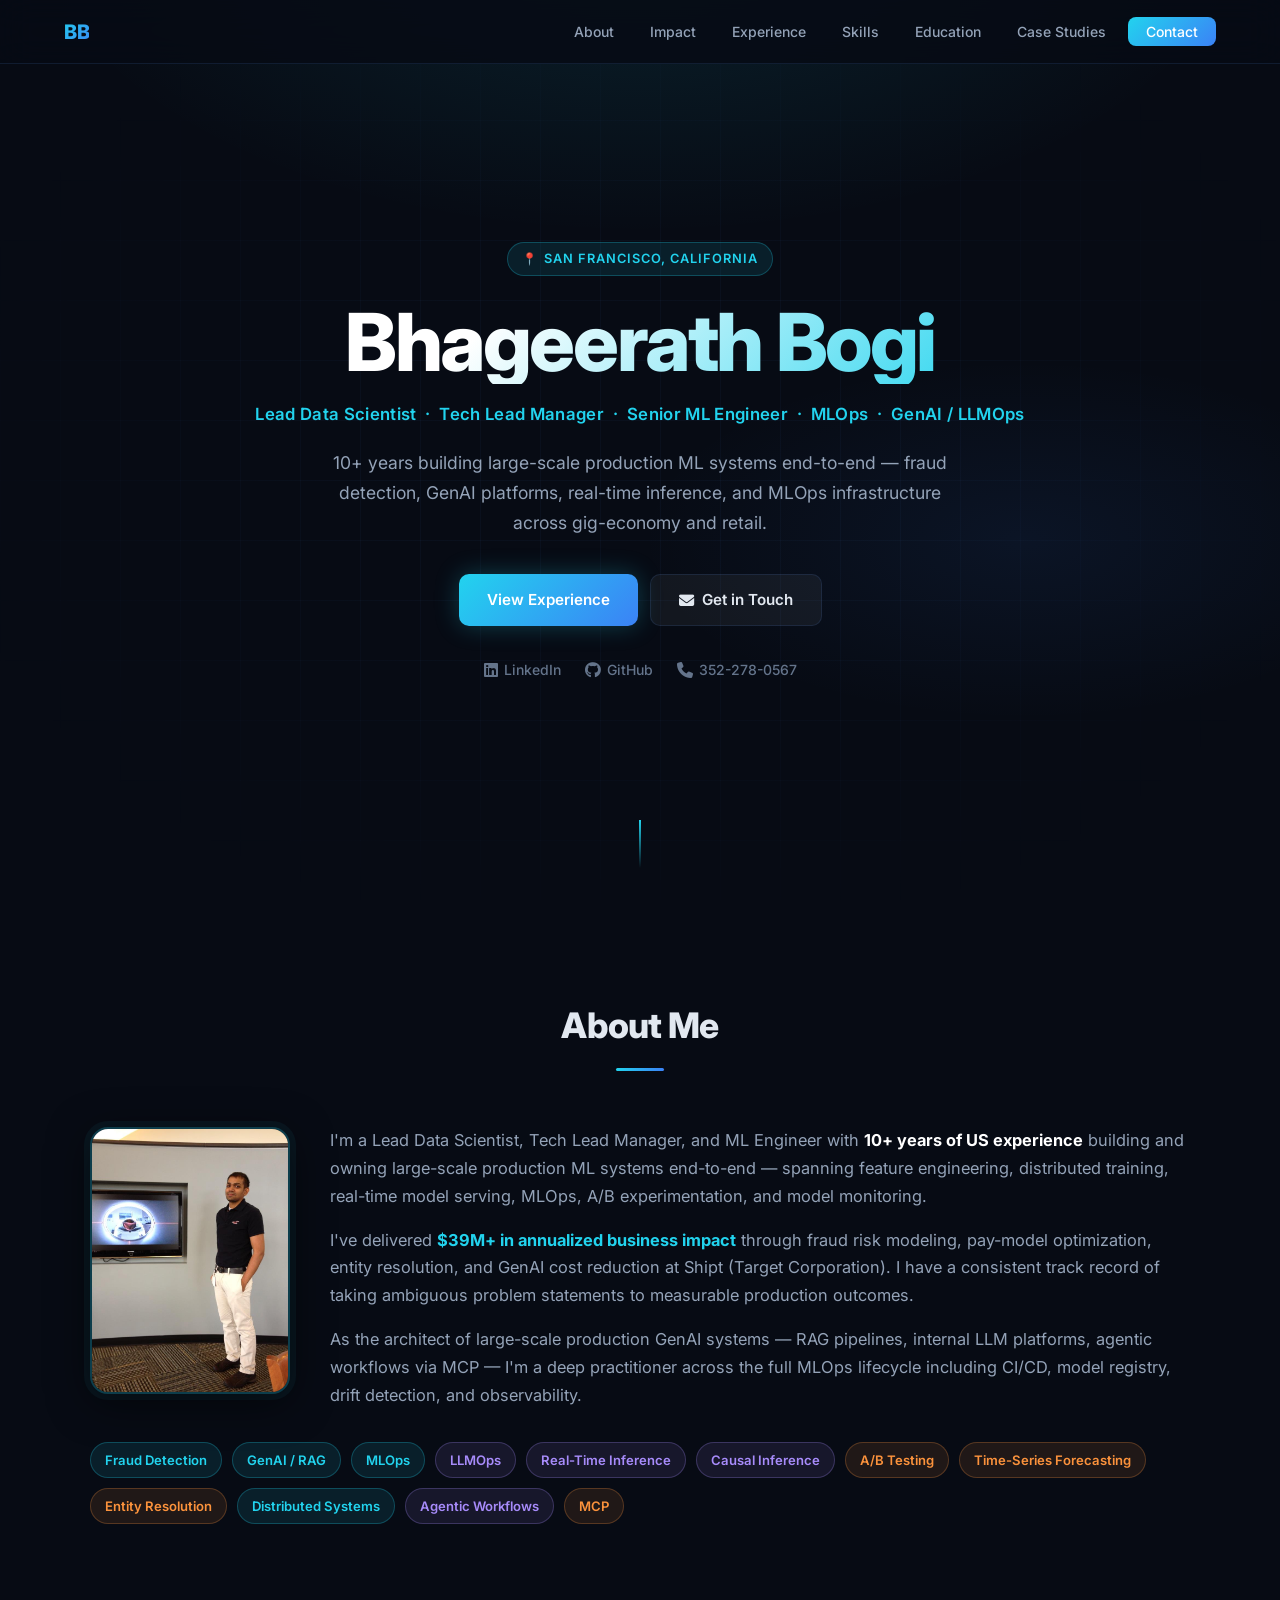
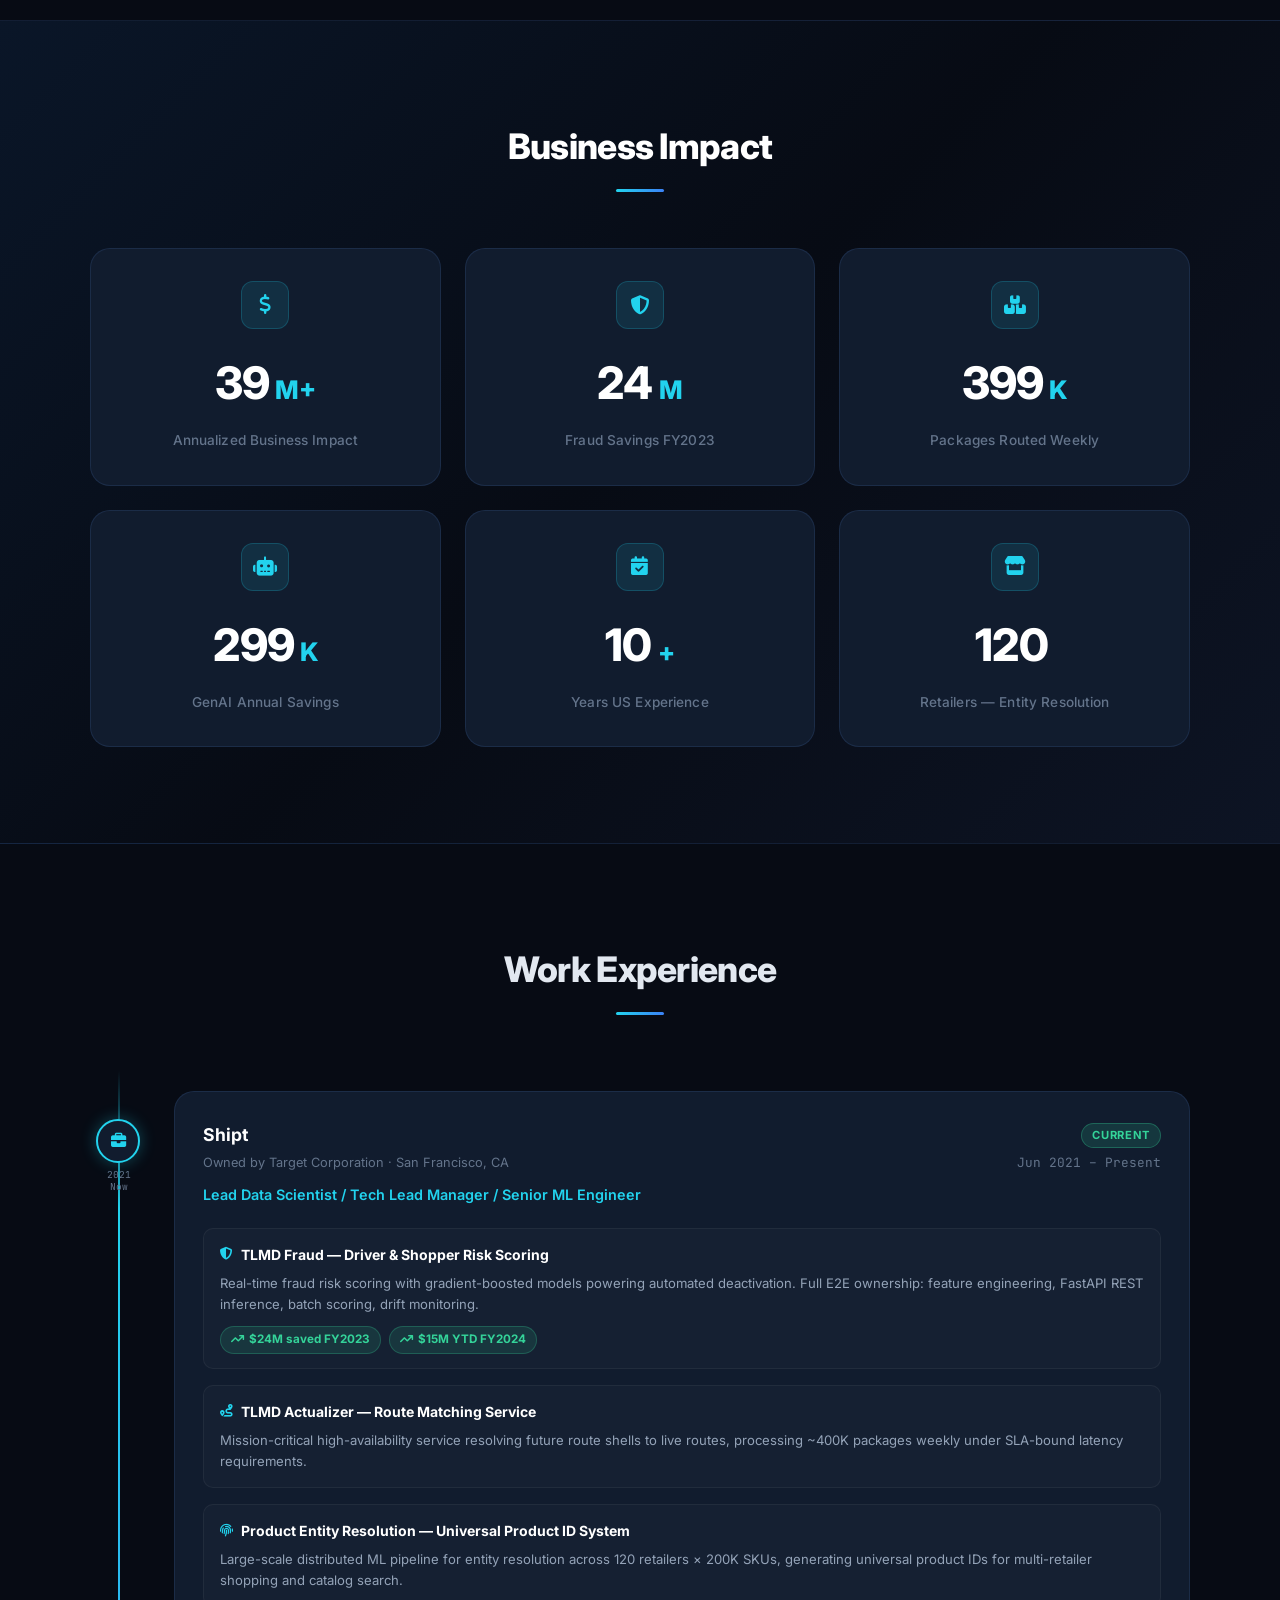
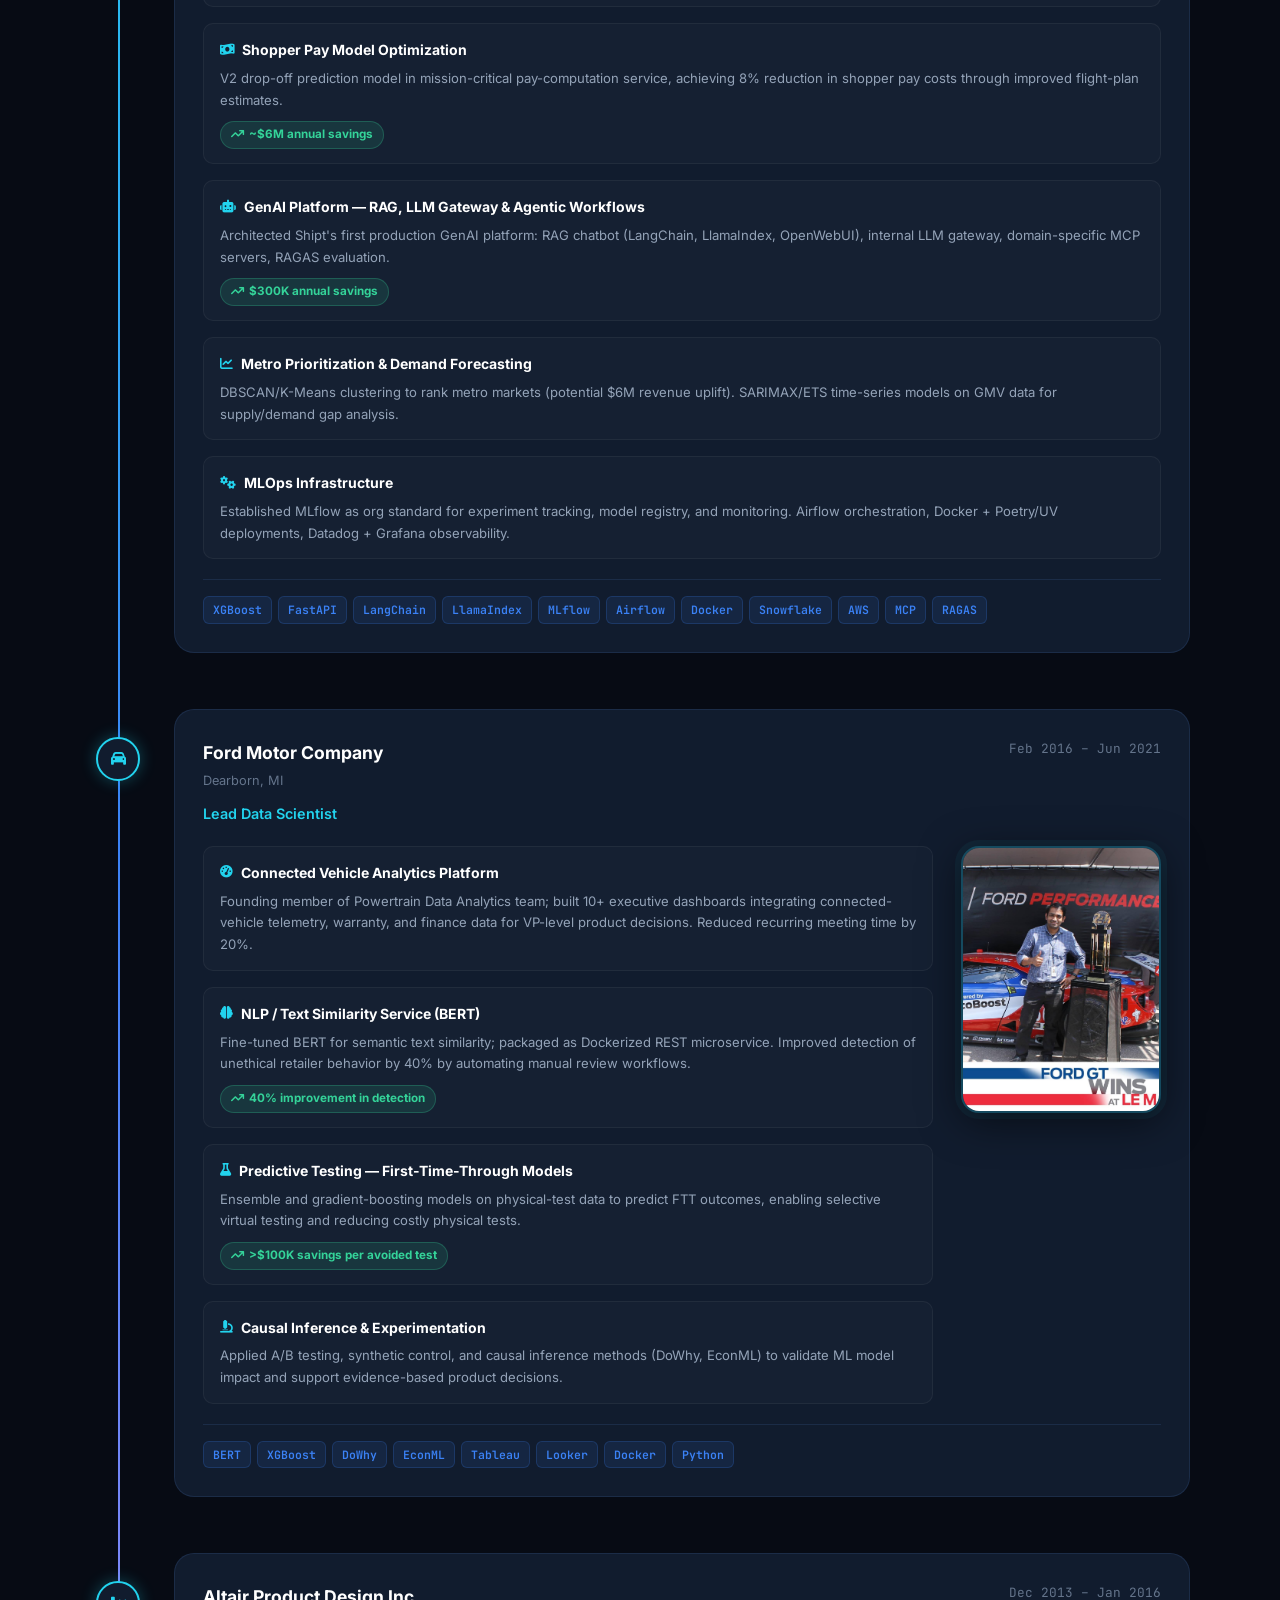
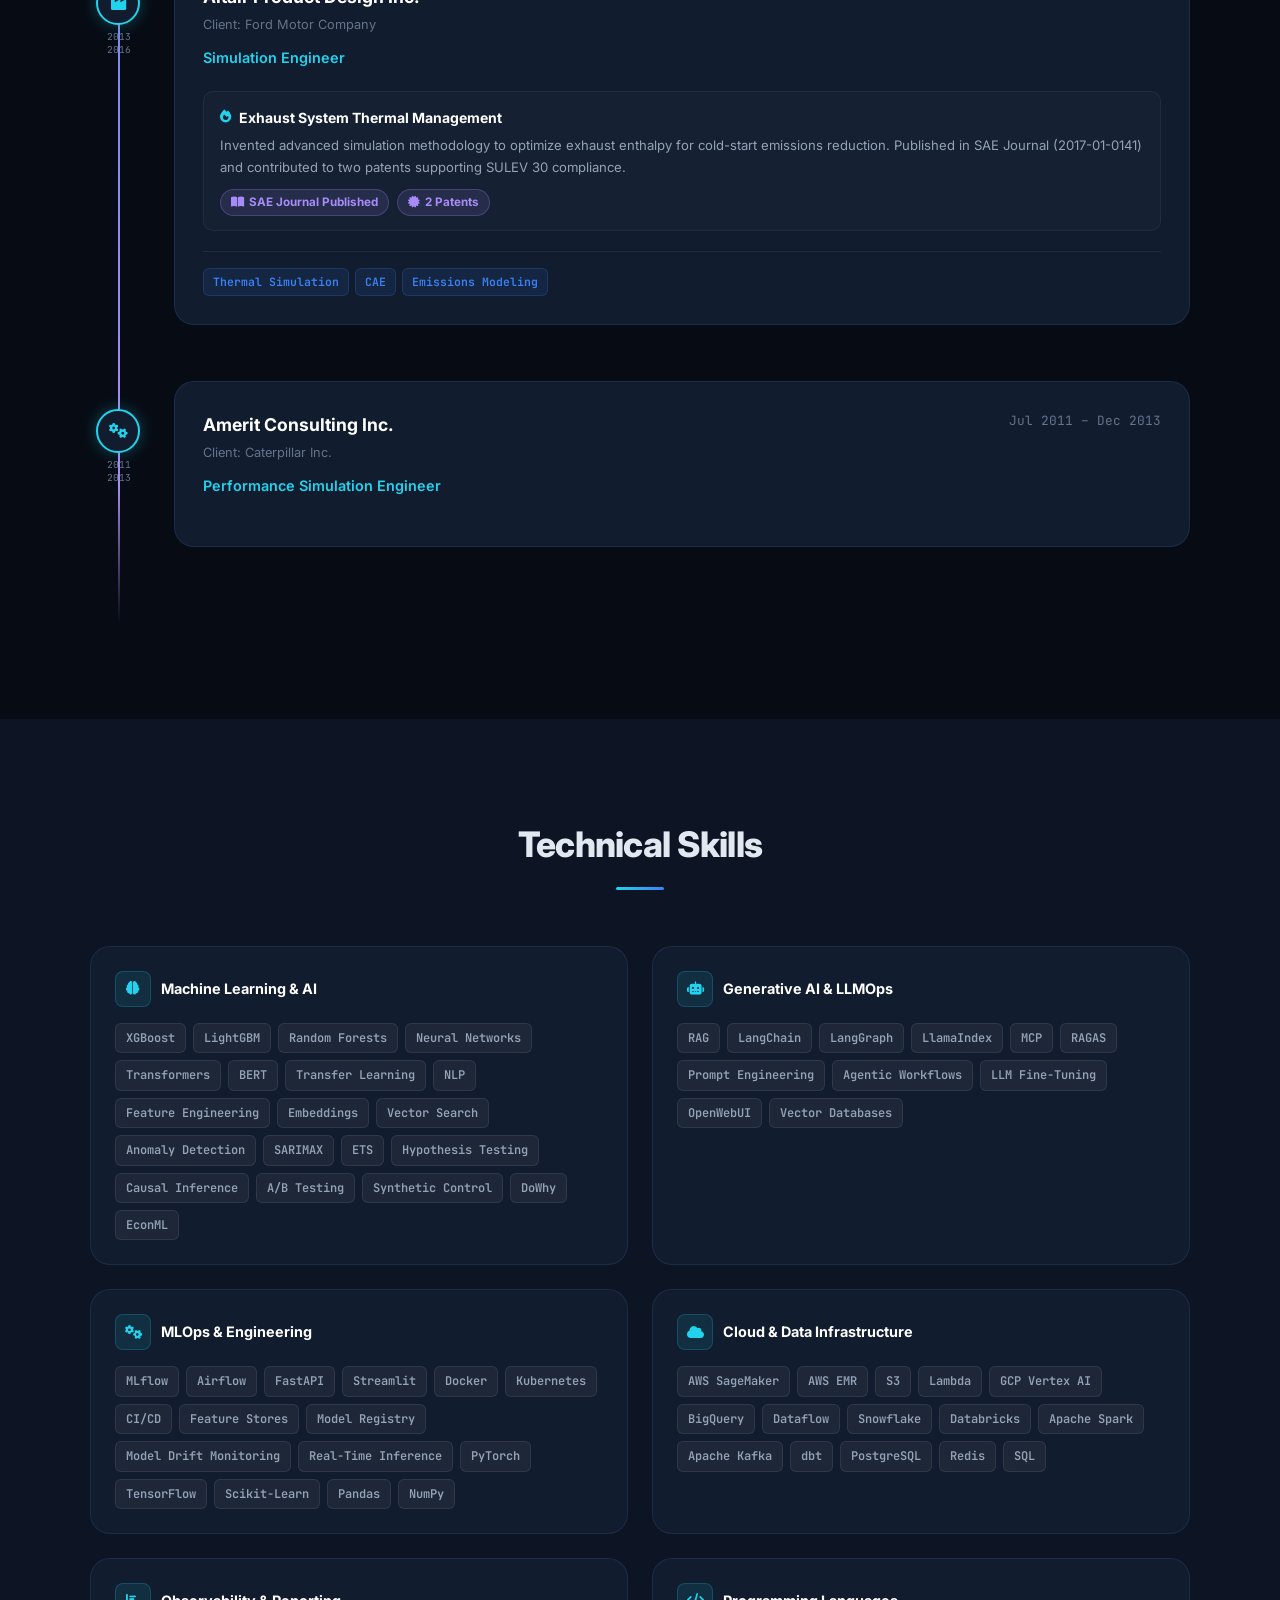
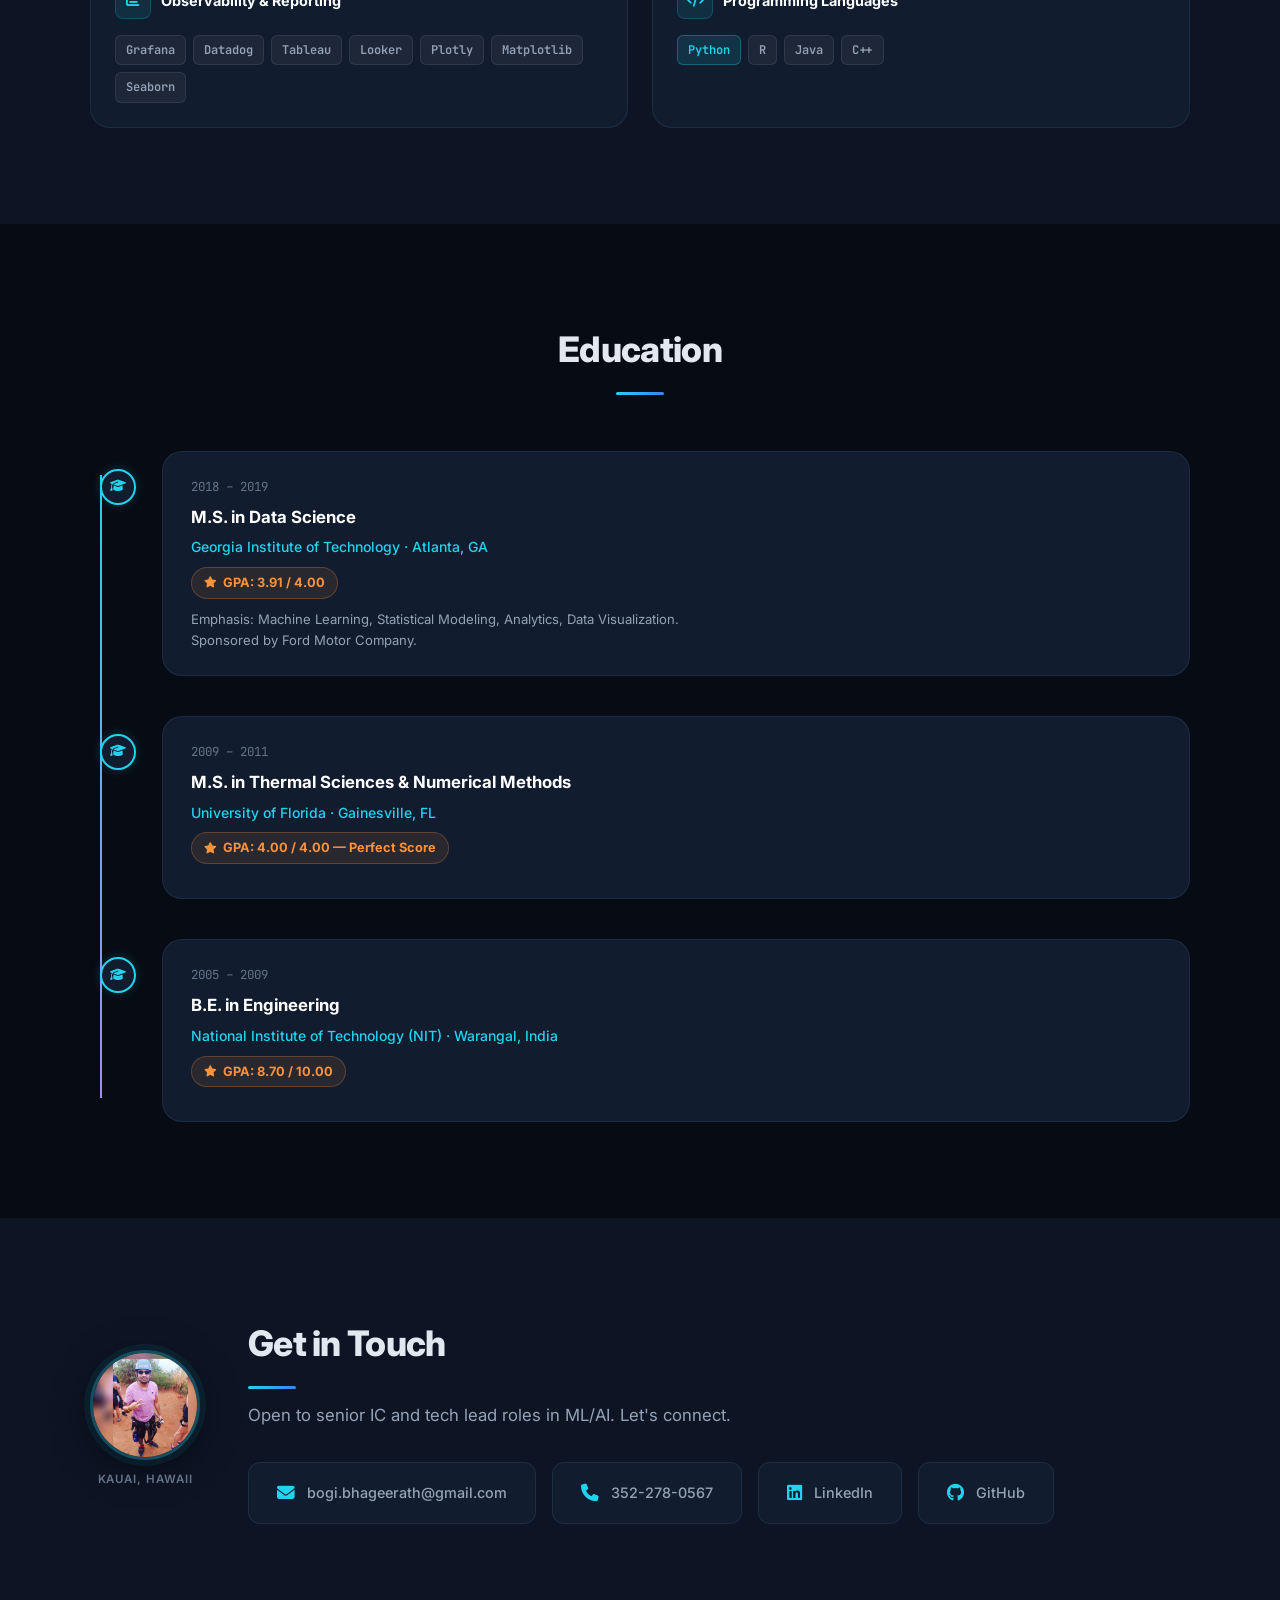
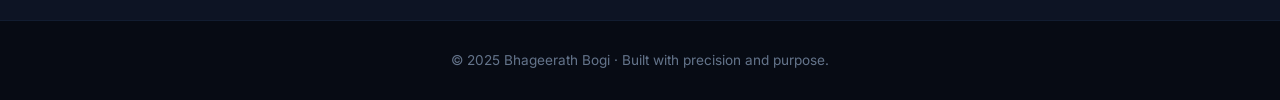
<file: index.html>
<!DOCTYPE html>
<html lang="en">
<head>
  <meta charset="UTF-8" />
  <meta name="viewport" content="width=device-width, initial-scale=1.0" />
  <title>Bhageerath Bogi — Lead Data Scientist & Tech Lead Manager</title>
  <link rel="stylesheet" href="style.css" />
  <link href="https://fonts.googleapis.com/css2?family=Inter:wght@300;400;500;600;700;800&family=JetBrains+Mono:wght@400;500&display=swap" rel="stylesheet" />
  <link rel="stylesheet" href="https://cdnjs.cloudflare.com/ajax/libs/font-awesome/6.5.0/css/all.min.css" />
</head>
<body>

  <!-- NAV -->
  <nav class="nav" id="nav">
    <div class="nav-inner">
      <a class="nav-logo" href="#hero">BB</a>
      <ul class="nav-links">
        <li><a href="#about">About</a></li>
        <li><a href="#impact">Impact</a></li>
        <li><a href="#experience">Experience</a></li>
        <li><a href="#skills">Skills</a></li>
        <li><a href="#education">Education</a></li>
        <li><a href="case-studies.html">Case Studies</a></li>
        <li><a href="#contact" class="nav-cta">Contact</a></li>
      </ul>
      <button class="hamburger" id="hamburger" aria-label="menu">
        <span></span><span></span><span></span>
      </button>
    </div>
  </nav>

  <!-- HERO -->
  <section class="hero" id="hero">
    <div class="hero-bg">
      <div class="hero-grid"></div>
    </div>
    <div class="hero-content">
      <div class="hero-badge reveal">San Francisco, California</div>
      <h1 class="hero-name reveal">Bhageerath Bogi</h1>
      <p class="hero-title reveal">
        Lead Data Scientist &nbsp;·&nbsp; Tech Lead Manager &nbsp;·&nbsp; Senior ML Engineer &nbsp;·&nbsp; MLOps &nbsp;·&nbsp; GenAI / LLMOps
      </p>
      <p class="hero-sub reveal">
        10+ years building large-scale production ML systems end-to-end — fraud detection, GenAI platforms,
        real-time inference, and MLOps infrastructure across gig-economy and retail.
      </p>
      <div class="hero-actions reveal">
        <a href="#experience" class="btn btn-primary">View Experience</a>
        <a href="mailto:bogi.bhageerath@gmail.com" class="btn btn-ghost">
          <i class="fas fa-envelope"></i> Get in Touch
        </a>
      </div>
      <div class="hero-links reveal">
        <a href="https://linkedin.com" target="_blank" rel="noopener"><i class="fab fa-linkedin"></i> LinkedIn</a>
        <a href="https://github.com" target="_blank" rel="noopener"><i class="fab fa-github"></i> GitHub</a>
        <a href="tel:3522780567"><i class="fas fa-phone"></i> 352-278-0567</a>
      </div>
    </div>
    <div class="hero-scroll">
      <span></span>
    </div>
  </section>

  <!-- ABOUT -->
  <section class="section" id="about">
    <div class="container">
      <h2 class="section-title reveal">About Me</h2>
      <div class="about-grid">
        <div class="about-top reveal">
          <div class="about-photo">
            <img src="images/photo-profile.jpg" alt="Bhageerath Bogi" class="about-profile-img" />
          </div>
          <div class="about-text">
            <p>
              I'm a Lead Data Scientist, Tech Lead Manager, and ML Engineer with <strong>10+ years of US experience</strong> building and owning
              large-scale production ML systems end-to-end — spanning feature engineering, distributed training, real-time
              model serving, MLOps, A/B experimentation, and model monitoring.
            </p>
            <p>
              I've delivered <strong class="accent">$39M+ in annualized business impact</strong> through fraud risk modeling,
              pay-model optimization, entity resolution, and GenAI cost reduction at Shipt (Target Corporation).
              I have a consistent track record of taking ambiguous problem statements to measurable production outcomes.
            </p>
            <p>
              As the architect of large-scale production GenAI systems — RAG pipelines, internal LLM platforms, agentic
              workflows via MCP — I'm a deep practitioner across the full MLOps lifecycle including CI/CD, model registry,
              drift detection, and observability.
            </p>
          </div>
        </div>
        <div class="about-tags reveal">
          <span class="tag tag-primary">Fraud Detection</span>
          <span class="tag tag-primary">GenAI / RAG</span>
          <span class="tag tag-primary">MLOps</span>
          <span class="tag tag-secondary">LLMOps</span>
          <span class="tag tag-secondary">Real-Time Inference</span>
          <span class="tag tag-secondary">Causal Inference</span>
          <span class="tag tag-accent">A/B Testing</span>
          <span class="tag tag-accent">Time-Series Forecasting</span>
          <span class="tag tag-accent">Entity Resolution</span>
          <span class="tag tag-primary">Distributed Systems</span>
          <span class="tag tag-secondary">Agentic Workflows</span>
          <span class="tag tag-accent">MCP</span>
        </div>
      </div>
    </div>
  </section>

  <!-- IMPACT COUNTERS -->
  <section class="impact-section" id="impact">
    <div class="container">
      <h2 class="section-title reveal" style="color:#fff">Business Impact</h2>
      <div class="impact-grid">
        <div class="impact-card reveal">
          <div class="impact-icon"><i class="fas fa-dollar-sign"></i></div>
          <div class="impact-number" data-target="39">0</div>
          <div class="impact-suffix">M+</div>
          <div class="impact-label">Annualized Business Impact</div>
        </div>
        <div class="impact-card reveal">
          <div class="impact-icon"><i class="fas fa-shield-halved"></i></div>
          <div class="impact-number" data-target="24">0</div>
          <div class="impact-suffix">M</div>
          <div class="impact-label">Fraud Savings FY2023</div>
        </div>
        <div class="impact-card reveal">
          <div class="impact-icon"><i class="fas fa-boxes-stacked"></i></div>
          <div class="impact-number" data-target="400">0</div>
          <div class="impact-suffix">K</div>
          <div class="impact-label">Packages Routed Weekly</div>
        </div>
        <div class="impact-card reveal">
          <div class="impact-icon"><i class="fas fa-robot"></i></div>
          <div class="impact-number" data-target="300">0</div>
          <div class="impact-suffix">K</div>
          <div class="impact-label">GenAI Annual Savings</div>
        </div>
        <div class="impact-card reveal">
          <div class="impact-icon"><i class="fas fa-calendar-check"></i></div>
          <div class="impact-number" data-target="10">0</div>
          <div class="impact-suffix">+</div>
          <div class="impact-label">Years US Experience</div>
        </div>
        <div class="impact-card reveal">
          <div class="impact-icon"><i class="fas fa-store"></i></div>
          <div class="impact-number" data-target="120">0</div>
          <div class="impact-suffix"></div>
          <div class="impact-label">Retailers — Entity Resolution</div>
        </div>
      </div>
    </div>
  </section>

  <!-- EXPERIENCE TIMELINE -->
  <section class="section" id="experience">
    <div class="container">
      <h2 class="section-title reveal">Work Experience</h2>
      <div class="timeline">

        <!-- Shipt -->
        <div class="timeline-item reveal">
          <div class="timeline-dot">
            <i class="fas fa-briefcase"></i>
          </div>
          <span class="timeline-year">2021<br/>Now</span>
          <div class="timeline-card">
            <div class="timeline-header">
              <div class="timeline-company">
                <span class="company-name">Shipt</span>
                <span class="company-sub">Owned by Target Corporation · San Francisco, CA</span>
              </div>
              <div class="timeline-period">
                <span class="period-badge current">Current</span>
                <span class="period-dates">Jun 2021 – Present</span>
              </div>
            </div>
            <div class="timeline-role">Lead Data Scientist / Tech Lead Manager / Senior ML Engineer</div>
            <div class="timeline-projects">
              <div class="project-item">
                <div class="project-name">
                  <i class="fas fa-shield-halved"></i>
                  TLMD Fraud — Driver &amp; Shopper Risk Scoring
                </div>
                <p>Real-time fraud risk scoring with gradient-boosted models powering automated deactivation. Full E2E ownership: feature engineering, FastAPI REST inference, batch scoring, drift monitoring.</p>
                <div class="project-impact">
                  <span class="impact-badge"><i class="fas fa-arrow-trend-up"></i> $24M saved FY2023</span>
                  <span class="impact-badge"><i class="fas fa-arrow-trend-up"></i> $15M YTD FY2024</span>
                </div>
              </div>
              <div class="project-item">
                <div class="project-name">
                  <i class="fas fa-route"></i>
                  TLMD Actualizer — Route Matching Service
                </div>
                <p>Mission-critical high-availability service resolving future route shells to live routes, processing ~400K packages weekly under SLA-bound latency requirements.</p>
              </div>
              <div class="project-item">
                <div class="project-name">
                  <i class="fas fa-fingerprint"></i>
                  Product Entity Resolution — Universal Product ID System
                </div>
                <p>Large-scale distributed ML pipeline for entity resolution across 120 retailers × 200K SKUs, generating universal product IDs for multi-retailer shopping and catalog search.</p>
              </div>
              <div class="project-item">
                <div class="project-name">
                  <i class="fas fa-money-bill-wave"></i>
                  Shopper Pay Model Optimization
                </div>
                <p>V2 drop-off prediction model in mission-critical pay-computation service, achieving 8% reduction in shopper pay costs through improved flight-plan estimates.</p>
                <div class="project-impact">
                  <span class="impact-badge"><i class="fas fa-arrow-trend-up"></i> ~$6M annual savings</span>
                </div>
              </div>
              <div class="project-item">
                <div class="project-name">
                  <i class="fas fa-robot"></i>
                  GenAI Platform — RAG, LLM Gateway &amp; Agentic Workflows
                </div>
                <p>Architected Shipt's first production GenAI platform: RAG chatbot (LangChain, LlamaIndex, OpenWebUI), internal LLM gateway, domain-specific MCP servers, RAGAS evaluation.</p>
                <div class="project-impact">
                  <span class="impact-badge"><i class="fas fa-arrow-trend-up"></i> $300K annual savings</span>
                </div>
              </div>
              <div class="project-item">
                <div class="project-name">
                  <i class="fas fa-chart-line"></i>
                  Metro Prioritization &amp; Demand Forecasting
                </div>
                <p>DBSCAN/K-Means clustering to rank metro markets (potential $6M revenue uplift). SARIMAX/ETS time-series models on GMV data for supply/demand gap analysis.</p>
              </div>
              <div class="project-item">
                <div class="project-name">
                  <i class="fas fa-gears"></i>
                  MLOps Infrastructure
                </div>
                <p>Established MLflow as org standard for experiment tracking, model registry, and monitoring. Airflow orchestration, Docker + Poetry/UV deployments, Datadog + Grafana observability.</p>
              </div>
            </div>
            <div class="timeline-tech">
              <span>XGBoost</span><span>FastAPI</span><span>LangChain</span><span>LlamaIndex</span>
              <span>MLflow</span><span>Airflow</span><span>Docker</span><span>Snowflake</span>
              <span>AWS</span><span>MCP</span><span>RAGAS</span>
            </div>
          </div>
        </div>

        <!-- Ford -->
        <div class="timeline-item reveal" data-side="right">
          <div class="timeline-dot">
            <i class="fas fa-car"></i>
          </div>
          <div class="timeline-card">
            <div class="timeline-header">
              <div class="timeline-company">
                <span class="company-name">Ford Motor Company</span>
                <span class="company-sub">Dearborn, MI</span>
              </div>
              <div class="timeline-period">
                <span class="period-dates">Feb 2016 – Jun 2021</span>
              </div>
            </div>
            <div class="timeline-role">Lead Data Scientist</div>
            <div class="ford-card-layout">
              <div class="timeline-projects">
              <div class="project-item">
                <div class="project-name">
                  <i class="fas fa-gauge-high"></i>
                  Connected Vehicle Analytics Platform
                </div>
                <p>Founding member of Powertrain Data Analytics team; built 10+ executive dashboards integrating connected-vehicle telemetry, warranty, and finance data for VP-level product decisions. Reduced recurring meeting time by 20%.</p>
              </div>
              <div class="project-item">
                <div class="project-name">
                  <i class="fas fa-brain"></i>
                  NLP / Text Similarity Service (BERT)
                </div>
                <p>Fine-tuned BERT for semantic text similarity; packaged as Dockerized REST microservice. Improved detection of unethical retailer behavior by 40% by automating manual review workflows.</p>
                <div class="project-impact">
                  <span class="impact-badge"><i class="fas fa-arrow-trend-up"></i> 40% improvement in detection</span>
                </div>
              </div>
              <div class="project-item">
                <div class="project-name">
                  <i class="fas fa-flask"></i>
                  Predictive Testing — First-Time-Through Models
                </div>
                <p>Ensemble and gradient-boosting models on physical-test data to predict FTT outcomes, enabling selective virtual testing and reducing costly physical tests.</p>
                <div class="project-impact">
                  <span class="impact-badge"><i class="fas fa-arrow-trend-up"></i> >$100K savings per avoided test</span>
                </div>
              </div>
              <div class="project-item">
                <div class="project-name">
                  <i class="fas fa-microscope"></i>
                  Causal Inference &amp; Experimentation
                </div>
                <p>Applied A/B testing, synthetic control, and causal inference methods (DoWhy, EconML) to validate ML model impact and support evidence-based product decisions.</p>
              </div>
              </div>
              <img src="images/photo-ford-lemans.jpg" class="ford-photo" alt="With the Ford GT Le Mans trophy — 2016" />
            </div>
            <div class="timeline-tech">
              <span>BERT</span><span>XGBoost</span><span>DoWhy</span><span>EconML</span>
              <span>Tableau</span><span>Looker</span><span>Docker</span><span>Python</span>
            </div>
          </div>
        </div>

        <!-- Altair -->
        <div class="timeline-item reveal">
          <div class="timeline-dot">
            <i class="fas fa-industry"></i>
          </div>
          <span class="timeline-year">2013<br/>2016</span>
          <div class="timeline-card">
            <div class="timeline-header">
              <div class="timeline-company">
                <span class="company-name">Altair Product Design Inc.</span>
                <span class="company-sub">Client: Ford Motor Company</span>
              </div>
              <div class="timeline-period">
                <span class="period-dates">Dec 2013 – Jan 2016</span>
              </div>
            </div>
            <div class="timeline-role">Simulation Engineer</div>
            <div class="timeline-projects">
              <div class="project-item">
                <div class="project-name">
                  <i class="fas fa-fire"></i>
                  Exhaust System Thermal Management
                </div>
                <p>Invented advanced simulation methodology to optimize exhaust enthalpy for cold-start emissions reduction. Published in SAE Journal (2017-01-0141) and contributed to two patents supporting SULEV 30 compliance.</p>
                <div class="project-impact">
                  <span class="impact-badge pub"><i class="fas fa-book-open"></i> SAE Journal Published</span>
                  <span class="impact-badge pub"><i class="fas fa-certificate"></i> 2 Patents</span>
                </div>
              </div>
            </div>
            <div class="timeline-tech">
              <span>Thermal Simulation</span><span>CAE</span><span>Emissions Modeling</span>
            </div>
          </div>
        </div>

        <!-- Amerit -->
        <div class="timeline-item reveal">
          <div class="timeline-dot">
            <i class="fas fa-cogs"></i>
          </div>
          <span class="timeline-year">2011<br/>2013</span>
          <div class="timeline-card">
            <div class="timeline-header">
              <div class="timeline-company">
                <span class="company-name">Amerit Consulting Inc.</span>
                <span class="company-sub">Client: Caterpillar Inc.</span>
              </div>
              <div class="timeline-period">
                <span class="period-dates">Jul 2011 – Dec 2013</span>
              </div>
            </div>
            <div class="timeline-role">Performance Simulation Engineer</div>
          </div>
        </div>

      </div>
    </div>
  </section>

  <!-- SKILLS -->
  <section class="section skills-section" id="skills">
    <div class="container">
      <h2 class="section-title reveal">Technical Skills</h2>
      <div class="skills-grid">

        <div class="skill-category reveal">
          <div class="skill-cat-header">
            <i class="fas fa-brain"></i>
            <span>Machine Learning &amp; AI</span>
          </div>
          <div class="skill-tags">
            <span>XGBoost</span><span>LightGBM</span><span>Random Forests</span>
            <span>Neural Networks</span><span>Transformers</span><span>BERT</span>
            <span>Transfer Learning</span><span>NLP</span><span>Feature Engineering</span>
            <span>Embeddings</span><span>Vector Search</span><span>Anomaly Detection</span>
            <span>SARIMAX</span><span>ETS</span><span>Hypothesis Testing</span>
            <span>Causal Inference</span><span>A/B Testing</span><span>Synthetic Control</span>
            <span>DoWhy</span><span>EconML</span>
          </div>
        </div>

        <div class="skill-category reveal">
          <div class="skill-cat-header">
            <i class="fas fa-robot"></i>
            <span>Generative AI &amp; LLMOps</span>
          </div>
          <div class="skill-tags">
            <span>RAG</span><span>LangChain</span><span>LangGraph</span>
            <span>LlamaIndex</span><span>MCP</span><span>RAGAS</span>
            <span>Prompt Engineering</span><span>Agentic Workflows</span>
            <span>LLM Fine-Tuning</span><span>OpenWebUI</span><span>Vector Databases</span>
          </div>
        </div>

        <div class="skill-category reveal">
          <div class="skill-cat-header">
            <i class="fas fa-gears"></i>
            <span>MLOps &amp; Engineering</span>
          </div>
          <div class="skill-tags">
            <span>MLflow</span><span>Airflow</span><span>FastAPI</span>
            <span>Streamlit</span><span>Docker</span><span>Kubernetes</span>
            <span>CI/CD</span><span>Feature Stores</span><span>Model Registry</span>
            <span>Model Drift Monitoring</span><span>Real-Time Inference</span>
            <span>PyTorch</span><span>TensorFlow</span><span>Scikit-Learn</span>
            <span>Pandas</span><span>NumPy</span>
          </div>
        </div>

        <div class="skill-category reveal">
          <div class="skill-cat-header">
            <i class="fas fa-cloud"></i>
            <span>Cloud &amp; Data Infrastructure</span>
          </div>
          <div class="skill-tags">
            <span>AWS SageMaker</span><span>AWS EMR</span><span>S3</span><span>Lambda</span>
            <span>GCP Vertex AI</span><span>BigQuery</span><span>Dataflow</span>
            <span>Snowflake</span><span>Databricks</span><span>Apache Spark</span>
            <span>Apache Kafka</span><span>dbt</span><span>PostgreSQL</span>
            <span>Redis</span><span>SQL</span>
          </div>
        </div>

        <div class="skill-category reveal">
          <div class="skill-cat-header">
            <i class="fas fa-chart-bar"></i>
            <span>Observability &amp; Reporting</span>
          </div>
          <div class="skill-tags">
            <span>Grafana</span><span>Datadog</span><span>Tableau</span>
            <span>Looker</span><span>Plotly</span><span>Matplotlib</span><span>Seaborn</span>
          </div>
        </div>

        <div class="skill-category reveal">
          <div class="skill-cat-header">
            <i class="fas fa-code"></i>
            <span>Programming Languages</span>
          </div>
          <div class="skill-tags primary">
            <span class="primary">Python</span><span>R</span><span>Java</span><span>C++</span>
          </div>
        </div>

      </div>
    </div>
  </section>

  <!-- EDUCATION TIMELINE -->
  <section class="section" id="education">
    <div class="container">
      <h2 class="section-title reveal">Education</h2>
      <div class="edu-timeline">

        <div class="edu-item reveal">
          <div class="edu-dot"><i class="fas fa-graduation-cap"></i></div>
          <div class="edu-card">
            <div class="edu-period">2018 – 2019</div>
            <div class="edu-degree">M.S. in Data Science</div>
            <div class="edu-school">Georgia Institute of Technology · Atlanta, GA</div>
            <div class="edu-gpa"><i class="fas fa-star"></i> GPA: 3.91 / 4.00</div>
            <p class="edu-detail">Emphasis: Machine Learning, Statistical Modeling, Analytics, Data Visualization.<br/>
            Sponsored by Ford Motor Company.</p>
          </div>
        </div>

        <div class="edu-item reveal">
          <div class="edu-dot"><i class="fas fa-graduation-cap"></i></div>
          <div class="edu-card">
            <div class="edu-period">2009 – 2011</div>
            <div class="edu-degree">M.S. in Thermal Sciences &amp; Numerical Methods</div>
            <div class="edu-school">University of Florida · Gainesville, FL</div>
            <div class="edu-gpa"><i class="fas fa-star"></i> GPA: 4.00 / 4.00 — Perfect Score</div>
          </div>
        </div>

        <div class="edu-item reveal">
          <div class="edu-dot"><i class="fas fa-graduation-cap"></i></div>
          <div class="edu-card">
            <div class="edu-period">2005 – 2009</div>
            <div class="edu-degree">B.E. in Engineering</div>
            <div class="edu-school">National Institute of Technology (NIT) · Warangal, India</div>
            <div class="edu-gpa"><i class="fas fa-star"></i> GPA: 8.70 / 10.00</div>
          </div>
        </div>

      </div>
    </div>
  </section>

  <!-- CONTACT -->
  <section class="section contact-section" id="contact">
    <div class="container">
      <div class="contact-layout">
        <figure class="circle-photo-wrap reveal">
          <img src="images/photo-adventure.jpg" alt="Zipline in Kauai, Hawaii" />
          <figcaption>Kauai, Hawaii</figcaption>
        </figure>
        <div class="contact-content">
          <h2 class="section-title reveal">Get in Touch</h2>
          <p class="contact-sub reveal">Open to senior IC and tech lead roles in ML/AI. Let's connect.</p>
          <div class="contact-cards reveal">
            <a href="mailto:bogi.bhageerath@gmail.com" class="contact-card">
              <i class="fas fa-envelope"></i>
              <span>bogi.bhageerath@gmail.com</span>
            </a>
            <a href="tel:3522780567" class="contact-card">
              <i class="fas fa-phone"></i>
              <span>352-278-0567</span>
            </a>
            <a href="https://linkedin.com" target="_blank" rel="noopener" class="contact-card">
              <i class="fab fa-linkedin"></i>
              <span>LinkedIn</span>
            </a>
            <a href="https://github.com" target="_blank" rel="noopener" class="contact-card">
              <i class="fab fa-github"></i>
              <span>GitHub</span>
            </a>
          </div>
        </div>
      </div>
    </div>
  </section>

  <!-- FOOTER -->
  <footer class="footer">
    <div class="container">
      <p>© 2025 Bhageerath Bogi · Built with precision and purpose.</p>
    </div>
  </footer>

  <script src="app.js"></script>
</body>
</html>
</file>
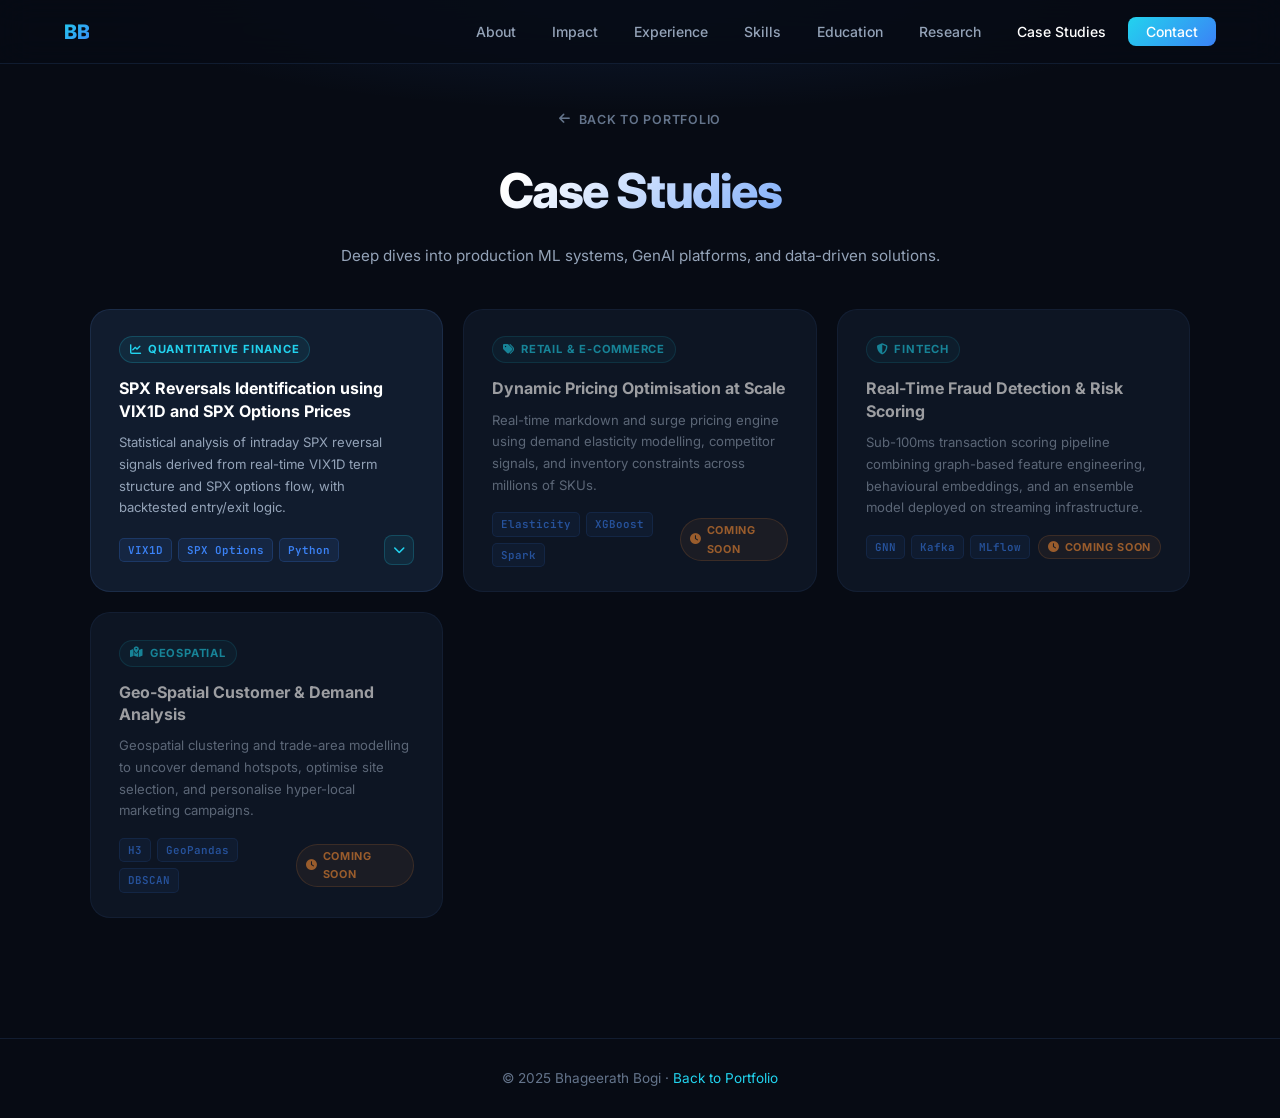
<file: case-studies.html>
<!DOCTYPE html>
<html lang="en">
<head>
  <meta charset="UTF-8" />
  <meta name="viewport" content="width=device-width, initial-scale=1.0" />
  <title>Case Studies — Bhageerath Bogi</title>
  <link rel="stylesheet" href="style.css" />
  <link href="https://fonts.googleapis.com/css2?family=Inter:wght@300;400;500;600;700;800&family=JetBrains+Mono:wght@400;500&display=swap" rel="stylesheet" />
  <link rel="stylesheet" href="https://cdnjs.cloudflare.com/ajax/libs/font-awesome/6.5.0/css/all.min.css" />
  <style>
    .cs-hero {
      min-height: 30vh; display: flex; flex-direction: column;
      align-items: center; justify-content: center; text-align: center;
      padding: calc(var(--nav-h) + 40px) 24px 40px;
      position: relative; overflow: hidden;
    }
    .cs-hero-bg {
      position: absolute; inset: 0; z-index: 0;
      background: radial-gradient(ellipse 70% 60% at 50% 0%, rgba(59,130,246,0.12) 0%, transparent 60%);
    }
    .cs-hero-content { position: relative; z-index: 1; max-width: 700px; }
    .cs-back {
      display: inline-flex; align-items: center; gap: 8px;
      font-size: 0.78rem; font-weight: 600; color: var(--muted);
      letter-spacing: 0.06em; text-transform: uppercase;
      margin-bottom: 20px; transition: color 0.2s;
    }
    .cs-back:hover { color: var(--cyan); }
    .cs-page-title {
      font-size: clamp(2rem, 5vw, 3rem); font-weight: 800; letter-spacing: -0.03em;
      background: linear-gradient(135deg, #fff 30%, var(--blue) 100%);
      -webkit-background-clip: text; -webkit-text-fill-color: transparent;
      background-clip: text; margin-bottom: 12px;
    }
    .cs-page-sub { font-size: 0.95rem; color: var(--subtle); }

    /* CARD GRID */
    .cs-grid-section { padding: 0 24px 40px; }
    .cs-grid {
      display: grid; grid-template-columns: repeat(auto-fill, minmax(300px, 1fr));
      gap: 20px; max-width: 1100px; margin: 0 auto;
    }
    .cs-card {
      background: var(--card); border: 1px solid var(--border);
      border-radius: var(--radius-lg); padding: 24px 28px;
      cursor: pointer; transition: border-color 0.25s, box-shadow 0.25s, transform 0.25s;
      position: relative; overflow: hidden;
    }
    .cs-card::before {
      content: ''; position: absolute; top: 0; left: 0; right: 0; height: 2px;
      background: linear-gradient(to right, var(--cyan), var(--blue));
      transform: scaleX(0); transform-origin: left; transition: transform 0.3s;
    }
    .cs-card:hover { border-color: rgba(34,211,238,0.3); box-shadow: 0 8px 40px rgba(0,0,0,0.4); transform: translateY(-3px); }
    .cs-card:hover::before, .cs-card.active::before { transform: scaleX(1); }
    .cs-card.active { border-color: rgba(34,211,238,0.5); box-shadow: 0 0 0 2px rgba(34,211,238,0.15); }
    .cs-card-tag {
      display: inline-flex; align-items: center; gap: 6px;
      font-size: 0.7rem; font-weight: 700; letter-spacing: 0.07em; text-transform: uppercase;
      color: var(--cyan); background: rgba(34,211,238,0.08);
      border: 1px solid rgba(34,211,238,0.2); padding: 3px 10px; border-radius: 99px; margin-bottom: 14px;
    }
    .cs-card-title { font-size: 1rem; font-weight: 700; color: #fff; line-height: 1.4; margin-bottom: 10px; }
    .cs-card-desc { font-size: 0.82rem; color: var(--subtle); line-height: 1.65; margin-bottom: 16px; }
    .cs-card-footer { display: flex; align-items: center; justify-content: space-between; }
    .cs-card-chips { display: flex; gap: 6px; flex-wrap: wrap; }
    .cs-card-chip {
      font-size: 0.68rem; font-weight: 600; font-family: var(--mono);
      padding: 2px 8px; border-radius: 5px;
      background: rgba(59,130,246,0.1); color: var(--blue); border: 1px solid rgba(59,130,246,0.2);
    }
    .cs-card-arrow {
      width: 30px; height: 30px; border-radius: 8px; flex-shrink: 0;
      background: rgba(34,211,238,0.08); border: 1px solid rgba(34,211,238,0.2);
      display: flex; align-items: center; justify-content: center;
      color: var(--cyan); font-size: 0.75rem; transition: background 0.2s;
    }
    .cs-card:hover .cs-card-arrow { background: rgba(34,211,238,0.18); }
    .cs-card.soon { opacity: 0.6; cursor: default; pointer-events: none; }
    .cs-card.soon::before { display: none; }
    .cs-soon-badge {
      display: inline-flex; align-items: center; gap: 5px;
      font-size: 0.68rem; font-weight: 700; letter-spacing: 0.06em; text-transform: uppercase;
      color: var(--orange); background: rgba(251,146,60,0.1);
      border: 1px solid rgba(251,146,60,0.25); padding: 2px 9px; border-radius: 99px;
    }

    /* VIEWER */
    .cs-viewer-section { padding: 0 24px 80px; }
    .cs-viewer-wrap {
      max-width: 1100px; margin: 0 auto;
      border-radius: var(--radius-lg); overflow: hidden;
      border: 1px solid var(--border); box-shadow: 0 16px 64px rgba(0,0,0,0.55);
      display: none;
    }
    .cs-viewer-wrap.visible { display: block; }
    .cs-viewer-bar {
      display: flex; align-items: center; gap: 8px;
      padding: 10px 16px; background: var(--surface); border-bottom: 1px solid var(--border);
    }
    .cs-dot { width: 10px; height: 10px; border-radius: 50%; }
    .cs-viewer-title-label {
      flex: 1; font-size: 0.78rem; font-weight: 600; color: var(--subtle);
      white-space: nowrap; overflow: hidden; text-overflow: ellipsis;
    }
    .cs-viewer-url {
      font-size: 0.7rem; font-family: var(--mono); color: var(--muted);
      background: rgba(255,255,255,0.04); border: 1px solid var(--border);
      border-radius: 5px; padding: 3px 10px; max-width: 240px;
      white-space: nowrap; overflow: hidden; text-overflow: ellipsis;
    }
    .cs-viewer-open {
      display: inline-flex; align-items: center; gap: 5px;
      font-size: 0.72rem; font-weight: 600; color: var(--cyan);
      padding: 4px 12px; border-radius: 6px;
      background: rgba(34,211,238,0.08); border: 1px solid rgba(34,211,238,0.2);
      transition: background 0.2s; flex-shrink: 0;
    }
    .cs-viewer-open:hover { background: rgba(34,211,238,0.18); }
    .cs-iframe { width: 100%; height: 500px; border: none; display: block; }

    @media (max-width: 600px) {
      .cs-grid { grid-template-columns: 1fr; }
      .cs-iframe { height: 400px; }
      .cs-viewer-url { display: none; }
    }
  </style>
</head>
<body>

  <!-- NAV -->
  <nav class="nav" id="nav">
    <div class="nav-inner">
      <a class="nav-logo" href="index.html">BB</a>
      <ul class="nav-links">
        <li><a href="index.html#about">About</a></li>
        <li><a href="index.html#impact">Impact</a></li>
        <li><a href="index.html#experience">Experience</a></li>
        <li><a href="index.html#skills">Skills</a></li>
        <li><a href="index.html#education">Education</a></li>
        <li><a href="research.html">Research</a></li>
        <li><a href="case-studies.html" style="color:#fff">Case Studies</a></li>
        <li><a href="index.html#contact" class="nav-cta">Contact</a></li>
      </ul>
      <button class="hamburger" id="hamburger" aria-label="menu">
        <span></span><span></span><span></span>
      </button>
    </div>
  </nav>

  <!-- HERO -->
  <div class="cs-hero">
    <div class="cs-hero-bg"></div>
    <div class="cs-hero-content">
      <a href="index.html" class="cs-back"><i class="fas fa-arrow-left"></i> Back to Portfolio</a>
      <h1 class="cs-page-title">Case Studies</h1>
      <p class="cs-page-sub">Deep dives into production ML systems, GenAI platforms, and data-driven solutions.</p>
    </div>
  </div>

  <!-- CARD GRID -->
  <section class="cs-grid-section">
    <div class="cs-grid">

      <!-- Add more cards here as needed -->
      <div class="cs-card"
           data-url="https://bhageerath17.github.io/polygon/"
           data-title="SPX Reversals Identification using VIX1D and SPX Options Prices">
        <div class="cs-card-tag"><i class="fas fa-chart-line"></i> Quantitative Finance</div>
        <div class="cs-card-title">SPX Reversals Identification using VIX1D and SPX Options Prices</div>
        <div class="cs-card-desc">Statistical analysis of intraday SPX reversal signals derived from real-time VIX1D term structure and SPX options flow, with backtested entry/exit logic.</div>
        <div class="cs-card-footer">
          <div class="cs-card-chips">
            <span class="cs-card-chip">VIX1D</span>
            <span class="cs-card-chip">SPX Options</span>
            <span class="cs-card-chip">Python</span>
          </div>
          <div class="cs-card-arrow"><i class="fas fa-chevron-down"></i></div>
        </div>
      </div>

      <!-- Pricing Optimization -->
      <div class="cs-card soon">
        <div class="cs-card-tag"><i class="fas fa-tags"></i> Retail &amp; E-Commerce</div>
        <div class="cs-card-title">Dynamic Pricing Optimisation at Scale</div>
        <div class="cs-card-desc">Real-time markdown and surge pricing engine using demand elasticity modelling, competitor signals, and inventory constraints across millions of SKUs.</div>
        <div class="cs-card-footer">
          <div class="cs-card-chips">
            <span class="cs-card-chip">Elasticity</span>
            <span class="cs-card-chip">XGBoost</span>
            <span class="cs-card-chip">Spark</span>
          </div>
          <span class="cs-soon-badge"><i class="fas fa-clock"></i> Coming Soon</span>
        </div>
      </div>

      <!-- Fraud Detection -->
      <div class="cs-card soon">
        <div class="cs-card-tag"><i class="fas fa-shield-halved"></i> FinTech</div>
        <div class="cs-card-title">Real-Time Fraud Detection &amp; Risk Scoring</div>
        <div class="cs-card-desc">Sub-100ms transaction scoring pipeline combining graph-based feature engineering, behavioural embeddings, and an ensemble model deployed on streaming infrastructure.</div>
        <div class="cs-card-footer">
          <div class="cs-card-chips">
            <span class="cs-card-chip">GNN</span>
            <span class="cs-card-chip">Kafka</span>
            <span class="cs-card-chip">MLflow</span>
          </div>
          <span class="cs-soon-badge"><i class="fas fa-clock"></i> Coming Soon</span>
        </div>
      </div>

      <!-- Geo Analysis -->
      <div class="cs-card soon">
        <div class="cs-card-tag"><i class="fas fa-map-location-dot"></i> Geospatial</div>
        <div class="cs-card-title">Geo-Spatial Customer &amp; Demand Analysis</div>
        <div class="cs-card-desc">Geospatial clustering and trade-area modelling to uncover demand hotspots, optimise site selection, and personalise hyper-local marketing campaigns.</div>
        <div class="cs-card-footer">
          <div class="cs-card-chips">
            <span class="cs-card-chip">H3</span>
            <span class="cs-card-chip">GeoPandas</span>
            <span class="cs-card-chip">DBSCAN</span>
          </div>
          <span class="cs-soon-badge"><i class="fas fa-clock"></i> Coming Soon</span>
        </div>
      </div>

    </div>
  </section>

  <!-- VIEWER -->
  <section class="cs-viewer-section">
    <div class="cs-viewer-wrap" id="csViewer">
      <div class="cs-viewer-bar">
        <span class="cs-dot" style="background:#ff5f57"></span>
        <span class="cs-dot" style="background:#ffbd2e"></span>
        <span class="cs-dot" style="background:#28c840"></span>
        <span class="cs-viewer-title-label" id="csViewerTitle"></span>
        <span class="cs-viewer-url" id="csViewerUrl"></span>
        <a id="csViewerOpen" href="#" target="_blank" rel="noopener" class="cs-viewer-open">
          <i class="fas fa-arrow-up-right-from-square"></i> Open
        </a>
      </div>
      <iframe class="cs-iframe" id="csFrame" src="" title="Case Study Viewer" loading="lazy"></iframe>
    </div>
  </section>

  <!-- FOOTER -->
  <footer class="footer">
    <div class="container">
      <p>© 2025 Bhageerath Bogi · <a href="index.html" style="color:var(--cyan)">Back to Portfolio</a></p>
    </div>
  </footer>

  <script>
    const nav = document.getElementById('nav');
    const hamburger = document.getElementById('hamburger');
    const navLinks = document.querySelector('.nav-links');
    window.addEventListener('scroll', () => nav.classList.toggle('scrolled', window.scrollY > 20));
    hamburger.addEventListener('click', () => navLinks.classList.toggle('open'));
    navLinks.querySelectorAll('a').forEach(a => a.addEventListener('click', () => navLinks.classList.remove('open')));

    const viewer   = document.getElementById('csViewer');
    const frame    = document.getElementById('csFrame');
    const titleLbl = document.getElementById('csViewerTitle');
    const urlLbl   = document.getElementById('csViewerUrl');
    const openLink = document.getElementById('csViewerOpen');

    document.querySelectorAll('.cs-card').forEach(card => {
      card.addEventListener('click', () => {
        const url   = card.dataset.url;
        const title = card.dataset.title;
        const arrow = card.querySelector('.cs-card-arrow i');
        const isActive = card.classList.contains('active');

        // deactivate all
        document.querySelectorAll('.cs-card').forEach(c => {
          c.classList.remove('active');
          const arrowI = c.querySelector('.cs-card-arrow i');
          if (arrowI) arrowI.className = 'fas fa-chevron-down';
        });

        if (isActive) {
          viewer.classList.remove('visible');
          frame.src = '';
          return;
        }

        card.classList.add('active');
        arrow.className = 'fas fa-chevron-up';
        frame.src      = url;
        titleLbl.textContent = title;
        urlLbl.textContent   = url;
        openLink.href        = url;
        viewer.classList.add('visible');
        setTimeout(() => viewer.scrollIntoView({ behavior: 'smooth', block: 'start' }), 120);
      });
    });
  </script>
</body>
</html>
</file>
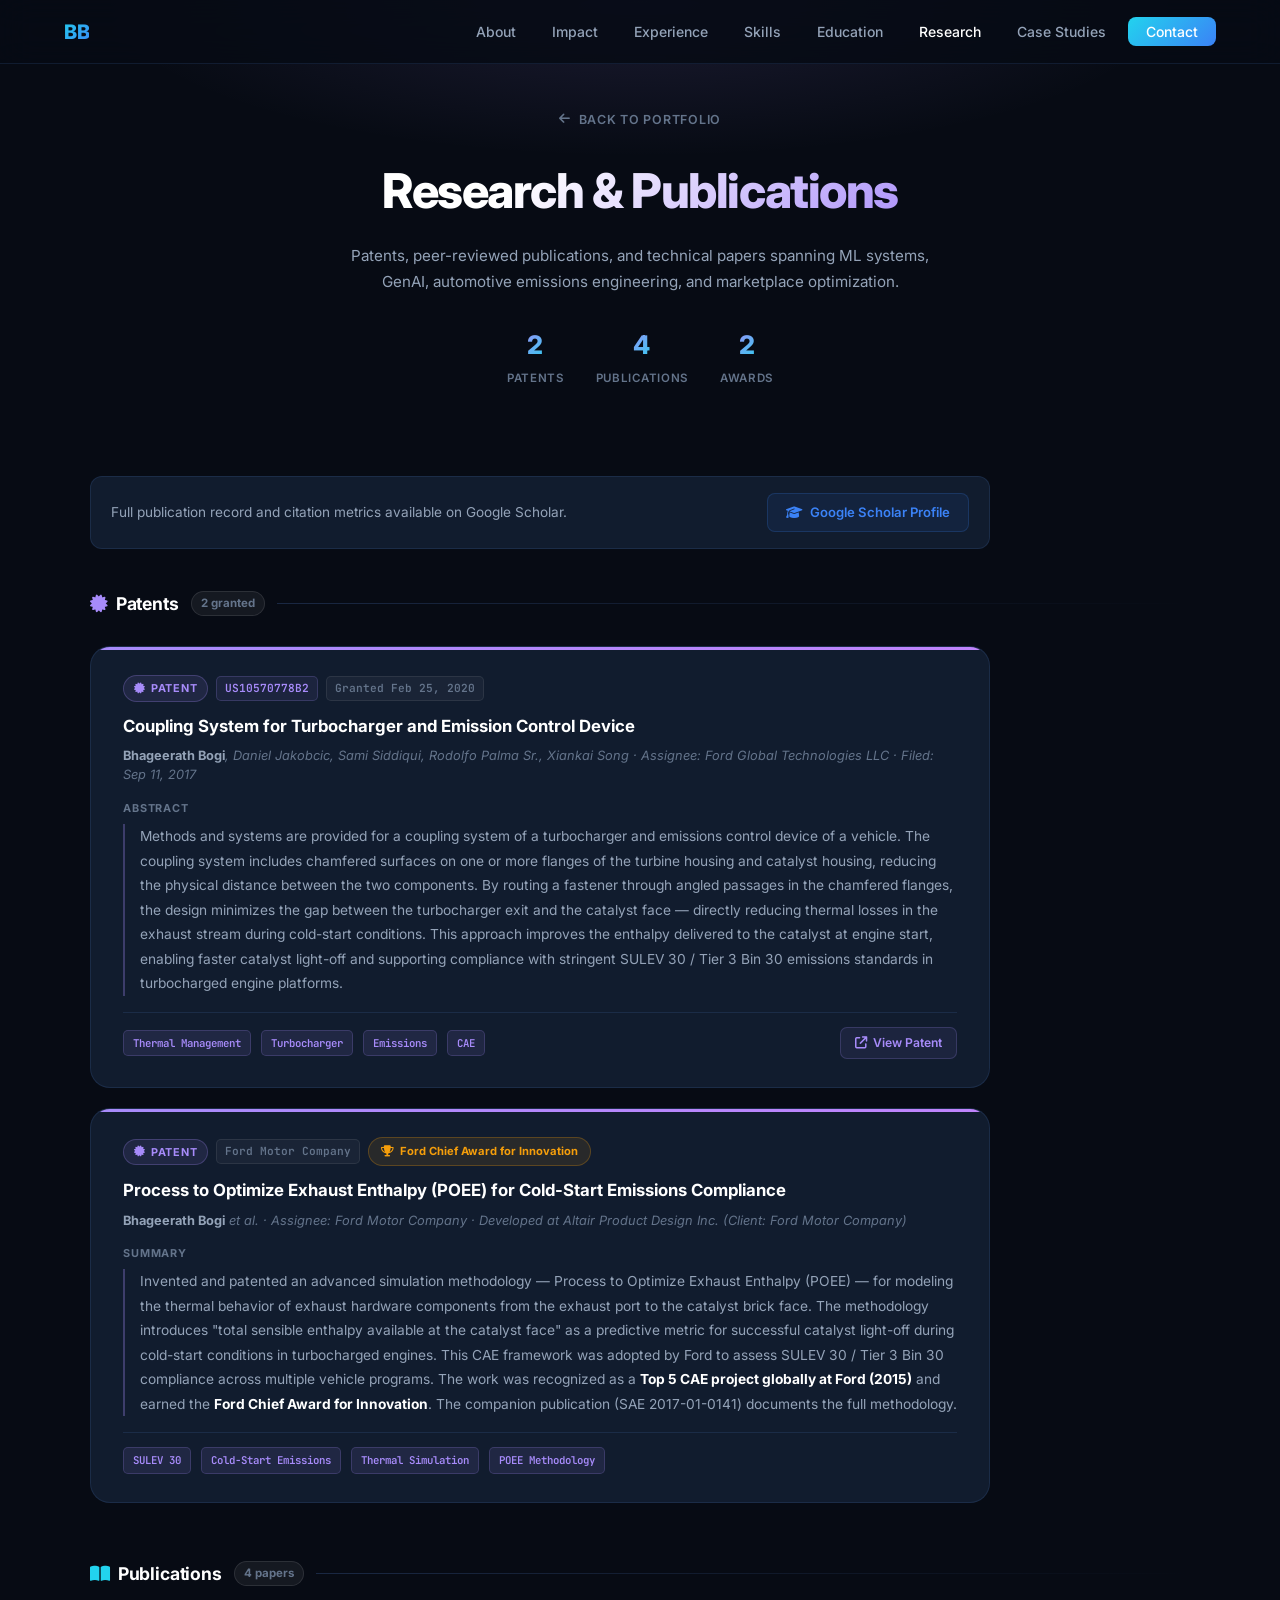
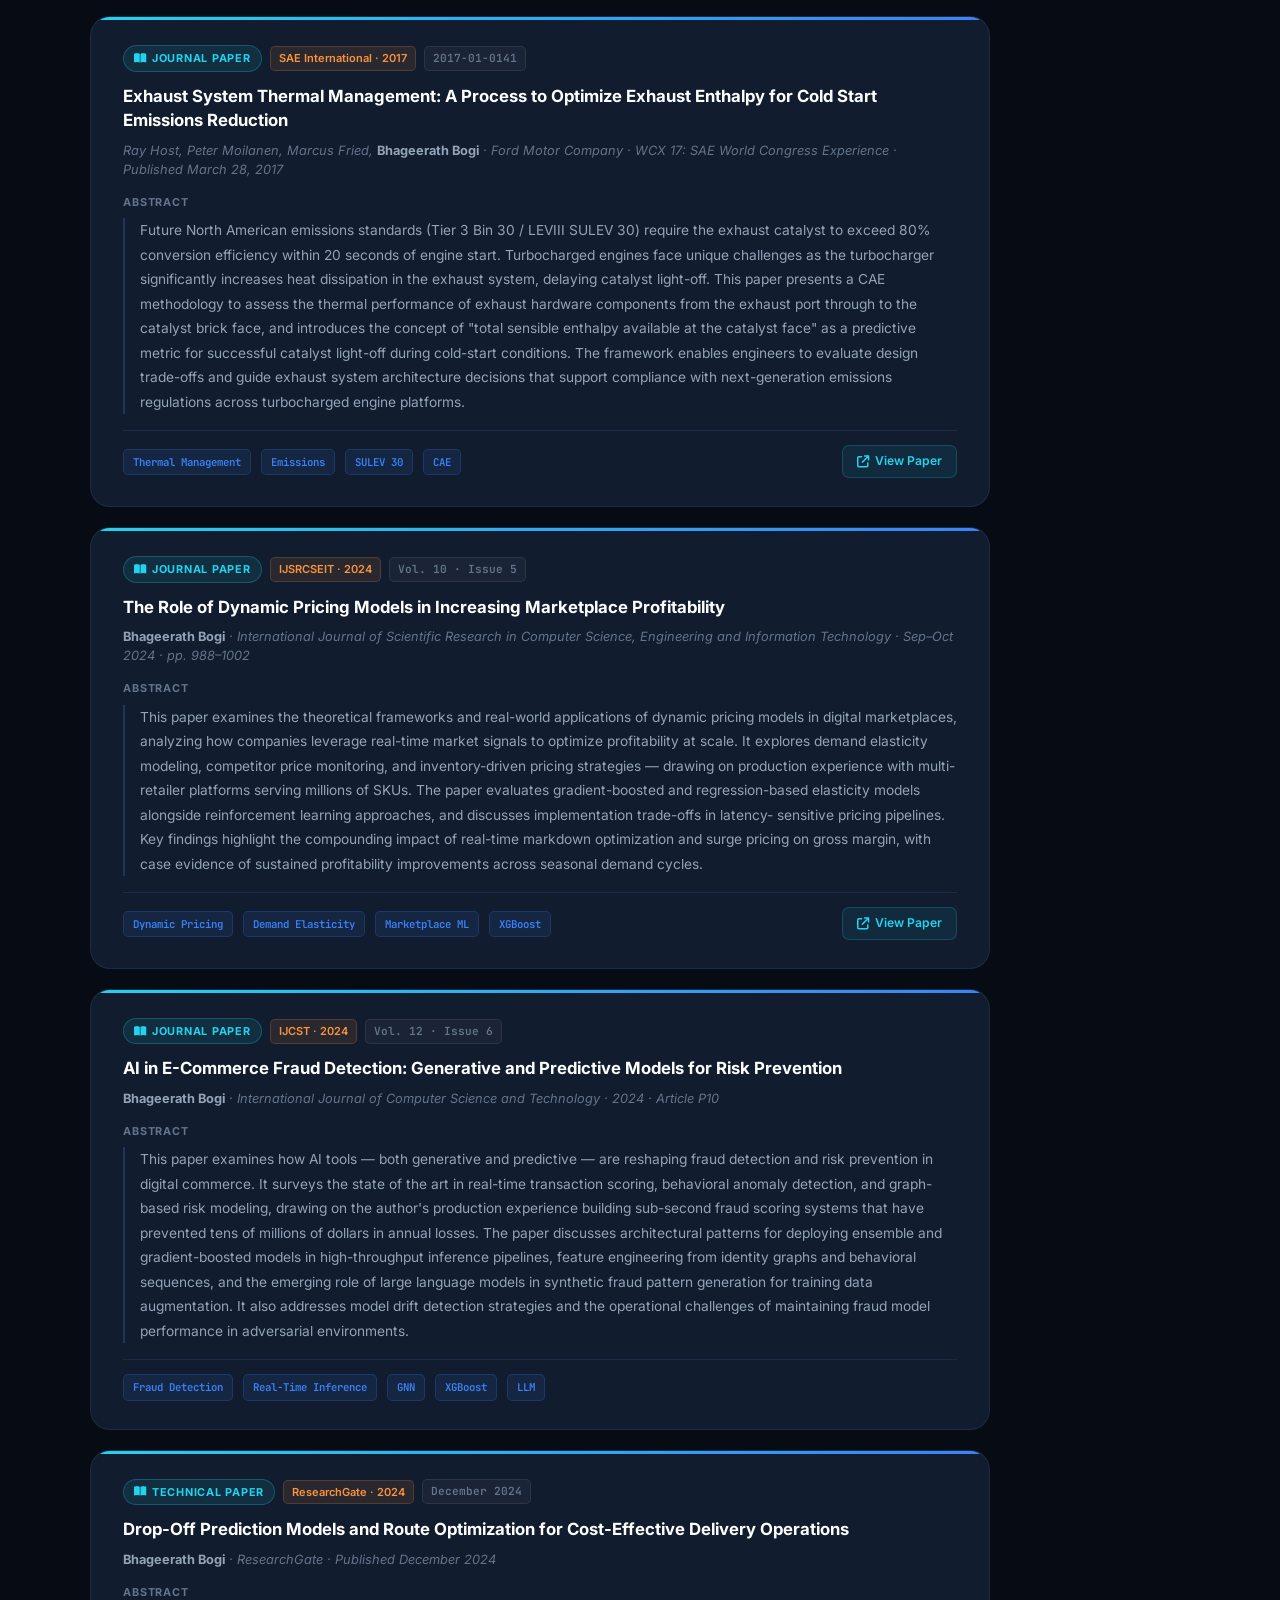
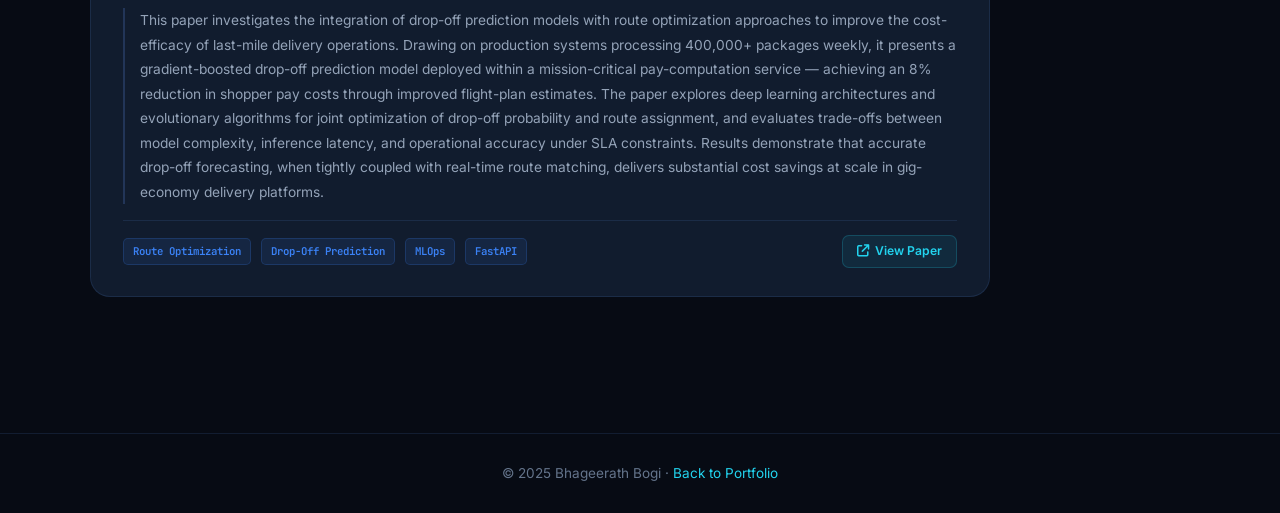
<file: research.html>
<!DOCTYPE html>
<html lang="en">
<head>
  <meta charset="UTF-8" />
  <meta name="viewport" content="width=device-width, initial-scale=1.0" />
  <title>Research &amp; Publications — Bhageerath Bogi</title>
  <link rel="stylesheet" href="style.css" />
  <link href="https://fonts.googleapis.com/css2?family=Inter:wght@300;400;500;600;700;800&family=JetBrains+Mono:wght@400;500&display=swap" rel="stylesheet" />
  <link rel="stylesheet" href="https://cdnjs.cloudflare.com/ajax/libs/font-awesome/6.5.0/css/all.min.css" />
  <style>
    .rh-hero {
      min-height: 32vh; display: flex; flex-direction: column;
      align-items: center; justify-content: center; text-align: center;
      padding: calc(var(--nav-h) + 40px) 24px 48px;
      position: relative; overflow: hidden;
    }
    .rh-hero-bg {
      position: absolute; inset: 0; z-index: 0;
      background: radial-gradient(ellipse 70% 60% at 50% 0%, rgba(167,139,250,0.13) 0%, transparent 60%);
    }
    .rh-hero-content { position: relative; z-index: 1; max-width: 720px; }
    .rh-back {
      display: inline-flex; align-items: center; gap: 8px;
      font-size: 0.78rem; font-weight: 600; color: var(--muted);
      letter-spacing: 0.06em; text-transform: uppercase;
      margin-bottom: 20px; transition: color 0.2s;
    }
    .rh-back:hover { color: var(--purple); }
    .rh-page-title {
      font-size: clamp(2rem, 5vw, 3rem); font-weight: 800; letter-spacing: -0.03em;
      background: linear-gradient(135deg, #fff 30%, var(--purple) 100%);
      -webkit-background-clip: text; -webkit-text-fill-color: transparent;
      background-clip: text; margin-bottom: 12px;
    }
    .rh-page-sub { font-size: 0.95rem; color: var(--subtle); max-width: 580px; margin: 0 auto; }

    .rh-stats {
      display: flex; gap: 32px; justify-content: center;
      margin-top: 28px; flex-wrap: wrap;
    }
    .rh-stat {
      display: flex; flex-direction: column; align-items: center; gap: 2px;
    }
    .rh-stat-num {
      font-size: 1.6rem; font-weight: 800;
      background: linear-gradient(135deg, var(--purple), var(--cyan));
      -webkit-background-clip: text; -webkit-text-fill-color: transparent;
      background-clip: text;
    }
    .rh-stat-label {
      font-size: 0.72rem; font-weight: 600; letter-spacing: 0.06em;
      text-transform: uppercase; color: var(--muted);
    }

    @media (max-width: 600px) {
      .research-card { padding: 20px 18px; }
      .rh-stats { gap: 20px; }
    }
  </style>
</head>
<body>

  <!-- NAV -->
  <nav class="nav" id="nav">
    <div class="nav-inner">
      <a class="nav-logo" href="index.html">BB</a>
      <ul class="nav-links">
        <li><a href="index.html#about">About</a></li>
        <li><a href="index.html#impact">Impact</a></li>
        <li><a href="index.html#experience">Experience</a></li>
        <li><a href="index.html#skills">Skills</a></li>
        <li><a href="index.html#education">Education</a></li>
        <li><a href="research.html" style="color:#fff">Research</a></li>
        <li><a href="case-studies.html">Case Studies</a></li>
        <li><a href="index.html#contact" class="nav-cta">Contact</a></li>
      </ul>
      <button class="hamburger" id="hamburger" aria-label="menu">
        <span></span><span></span><span></span>
      </button>
    </div>
  </nav>

  <!-- HERO -->
  <div class="rh-hero">
    <div class="rh-hero-bg"></div>
    <div class="rh-hero-content">
      <a href="index.html" class="rh-back"><i class="fas fa-arrow-left"></i> Back to Portfolio</a>
      <h1 class="rh-page-title">Research &amp; Publications</h1>
      <p class="rh-page-sub">Patents, peer-reviewed publications, and technical papers spanning ML systems, GenAI, automotive emissions engineering, and marketplace optimization.</p>
      <div class="rh-stats">
        <div class="rh-stat">
          <span class="rh-stat-num">2</span>
          <span class="rh-stat-label">Patents</span>
        </div>
        <div class="rh-stat">
          <span class="rh-stat-num">4</span>
          <span class="rh-stat-label">Publications</span>
        </div>
        <div class="rh-stat">
          <span class="rh-stat-num">2</span>
          <span class="rh-stat-label">Awards</span>
        </div>
      </div>
    </div>
  </div>

  <!-- MAIN CONTENT -->
  <section class="research-page-section">
    <div class="container">

      <!-- Google Scholar row -->
      <div class="scholar-row reveal">
        <p>Full publication record and citation metrics available on Google Scholar.</p>
        <a href="https://scholar.google.com/citations?user=7bBfoYkAAAAJ&hl=en" target="_blank" rel="noopener">
          <i class="fas fa-graduation-cap"></i> Google Scholar Profile
        </a>
      </div>

      <!-- ────────────────────────────────────────
           PATENTS
      ──────────────────────────────────────── -->
      <div class="research-group">
        <div class="research-section-label">
          <h3><i class="fas fa-certificate" style="color:var(--purple);margin-right:8px"></i>Patents</h3>
          <span class="count-badge">2 granted</span>
        </div>

        <div class="research-grid">

          <!-- Patent 1 — US10570778B2 -->
          <div class="research-card patent reveal">
            <div class="research-card-meta">
              <span class="research-type-badge patent"><i class="fas fa-certificate"></i> Patent</span>
              <span class="research-patent-num">US10570778B2</span>
              <span class="research-year-badge">Granted Feb 25, 2020</span>
            </div>
            <div class="research-card-title">
              Coupling System for Turbocharger and Emission Control Device
            </div>
            <div class="research-card-authors">
              <strong>Bhageerath Bogi</strong>, Daniel Jakobcic, Sami Siddiqui, Rodolfo Palma Sr., Xiankai Song ·
              Assignee: Ford Global Technologies LLC · Filed: Sep 11, 2017
            </div>
            <div class="research-abstract-label">Abstract</div>
            <div class="research-abstract">
              Methods and systems are provided for a coupling system of a turbocharger and emissions control device
              of a vehicle. The coupling system includes chamfered surfaces on one or more flanges of the turbine
              housing and catalyst housing, reducing the physical distance between the two components. By routing
              a fastener through angled passages in the chamfered flanges, the design minimizes the gap between
              the turbocharger exit and the catalyst face — directly reducing thermal losses in the exhaust stream
              during cold-start conditions. This approach improves the enthalpy delivered to the catalyst at engine
              start, enabling faster catalyst light-off and supporting compliance with stringent SULEV 30 / Tier 3
              Bin 30 emissions standards in turbocharged engine platforms.
            </div>
            <div class="research-card-footer">
              <span class="research-chip purple">Thermal Management</span>
              <span class="research-chip purple">Turbocharger</span>
              <span class="research-chip purple">Emissions</span>
              <span class="research-chip purple">CAE</span>
              <a href="https://patents.google.com/patent/US10570778B2/en" target="_blank" rel="noopener" class="research-link purple">
                <i class="fas fa-arrow-up-right-from-square"></i> View Patent
              </a>
            </div>
          </div>

          <!-- Patent 2 — POEE / Exhaust Enthalpy Optimization -->
          <div class="research-card patent reveal">
            <div class="research-card-meta">
              <span class="research-type-badge patent"><i class="fas fa-certificate"></i> Patent</span>
              <span class="research-year-badge">Ford Motor Company</span>
              <span class="research-award-badge"><i class="fas fa-trophy"></i> Ford Chief Award for Innovation</span>
            </div>
            <div class="research-card-title">
              Process to Optimize Exhaust Enthalpy (POEE) for Cold-Start Emissions Compliance
            </div>
            <div class="research-card-authors">
              <strong>Bhageerath Bogi</strong> et al. · Assignee: Ford Motor Company ·
              Developed at Altair Product Design Inc. (Client: Ford Motor Company)
            </div>
            <div class="research-abstract-label">Summary</div>
            <div class="research-abstract">
              Invented and patented an advanced simulation methodology — Process to Optimize Exhaust Enthalpy
              (POEE) — for modeling the thermal behavior of exhaust hardware components from the exhaust port
              to the catalyst brick face. The methodology introduces "total sensible enthalpy available at the
              catalyst face" as a predictive metric for successful catalyst light-off during cold-start conditions
              in turbocharged engines. This CAE framework was adopted by Ford to assess SULEV 30 / Tier 3 Bin 30
              compliance across multiple vehicle programs. The work was recognized as a <strong>Top 5 CAE project
              globally at Ford (2015)</strong> and earned the <strong>Ford Chief Award for Innovation</strong>.
              The companion publication (SAE 2017-01-0141) documents the full methodology.
            </div>
            <div class="research-card-footer">
              <span class="research-chip purple">SULEV 30</span>
              <span class="research-chip purple">Cold-Start Emissions</span>
              <span class="research-chip purple">Thermal Simulation</span>
              <span class="research-chip purple">POEE Methodology</span>
            </div>
          </div>

        </div>
      </div>

      <!-- ────────────────────────────────────────
           PUBLICATIONS
      ──────────────────────────────────────── -->
      <div class="research-group">
        <div class="research-section-label">
          <h3><i class="fas fa-book-open" style="color:var(--cyan);margin-right:8px"></i>Publications</h3>
          <span class="count-badge">4 papers</span>
        </div>

        <div class="research-grid">

          <!-- Publication 1 — SAE 2017-01-0141 -->
          <div class="research-card publication reveal">
            <div class="research-card-meta">
              <span class="research-type-badge publication"><i class="fas fa-book-open"></i> Journal Paper</span>
              <span class="research-journal-badge">SAE International · 2017</span>
              <span class="research-year-badge">2017-01-0141</span>
            </div>
            <div class="research-card-title">
              Exhaust System Thermal Management: A Process to Optimize Exhaust Enthalpy for Cold Start Emissions Reduction
            </div>
            <div class="research-card-authors">
              Ray Host, Peter Moilanen, Marcus Fried, <strong>Bhageerath Bogi</strong> ·
              Ford Motor Company · WCX 17: SAE World Congress Experience · Published March 28, 2017
            </div>
            <div class="research-abstract-label">Abstract</div>
            <div class="research-abstract">
              Future North American emissions standards (Tier 3 Bin 30 / LEVIII SULEV 30) require the exhaust
              catalyst to exceed 80% conversion efficiency within 20 seconds of engine start. Turbocharged engines
              face unique challenges as the turbocharger significantly increases heat dissipation in the exhaust
              system, delaying catalyst light-off. This paper presents a CAE methodology to assess the thermal
              performance of exhaust hardware components from the exhaust port through to the catalyst brick face,
              and introduces the concept of "total sensible enthalpy available at the catalyst face" as a predictive
              metric for successful catalyst light-off during cold-start conditions. The framework enables engineers
              to evaluate design trade-offs and guide exhaust system architecture decisions that support compliance
              with next-generation emissions regulations across turbocharged engine platforms.
            </div>
            <div class="research-card-footer">
              <span class="research-chip">Thermal Management</span>
              <span class="research-chip">Emissions</span>
              <span class="research-chip">SULEV 30</span>
              <span class="research-chip">CAE</span>
              <a href="https://doi.org/10.4271/2017-01-0141" target="_blank" rel="noopener" class="research-link">
                <i class="fas fa-arrow-up-right-from-square"></i> View Paper
              </a>
            </div>
          </div>

          <!-- Publication 2 — Dynamic Pricing -->
          <div class="research-card publication reveal">
            <div class="research-card-meta">
              <span class="research-type-badge publication"><i class="fas fa-book-open"></i> Journal Paper</span>
              <span class="research-journal-badge">IJSRCSEIT · 2024</span>
              <span class="research-year-badge">Vol. 10 · Issue 5</span>
            </div>
            <div class="research-card-title">
              The Role of Dynamic Pricing Models in Increasing Marketplace Profitability
            </div>
            <div class="research-card-authors">
              <strong>Bhageerath Bogi</strong> · International Journal of Scientific Research in Computer Science,
              Engineering and Information Technology · Sep–Oct 2024 · pp. 988–1002
            </div>
            <div class="research-abstract-label">Abstract</div>
            <div class="research-abstract">
              This paper examines the theoretical frameworks and real-world applications of dynamic pricing models
              in digital marketplaces, analyzing how companies leverage real-time market signals to optimize
              profitability at scale. It explores demand elasticity modeling, competitor price monitoring, and
              inventory-driven pricing strategies — drawing on production experience with multi-retailer platforms
              serving millions of SKUs. The paper evaluates gradient-boosted and regression-based elasticity models
              alongside reinforcement learning approaches, and discusses implementation trade-offs in latency-
              sensitive pricing pipelines. Key findings highlight the compounding impact of real-time markdown
              optimization and surge pricing on gross margin, with case evidence of sustained profitability
              improvements across seasonal demand cycles.
            </div>
            <div class="research-card-footer">
              <span class="research-chip">Dynamic Pricing</span>
              <span class="research-chip">Demand Elasticity</span>
              <span class="research-chip">Marketplace ML</span>
              <span class="research-chip">XGBoost</span>
              <a href="https://ijsrcseit.com/index.php/home/article/view/CSEIT2410612401" target="_blank" rel="noopener" class="research-link">
                <i class="fas fa-arrow-up-right-from-square"></i> View Paper
              </a>
            </div>
          </div>

          <!-- Publication 3 — AI Fraud Detection -->
          <div class="research-card publication reveal">
            <div class="research-card-meta">
              <span class="research-type-badge publication"><i class="fas fa-book-open"></i> Journal Paper</span>
              <span class="research-journal-badge">IJCST · 2024</span>
              <span class="research-year-badge">Vol. 12 · Issue 6</span>
            </div>
            <div class="research-card-title">
              AI in E-Commerce Fraud Detection: Generative and Predictive Models for Risk Prevention
            </div>
            <div class="research-card-authors">
              <strong>Bhageerath Bogi</strong> · International Journal of Computer Science and Technology ·
              2024 · Article P10
            </div>
            <div class="research-abstract-label">Abstract</div>
            <div class="research-abstract">
              This paper examines how AI tools — both generative and predictive — are reshaping fraud detection
              and risk prevention in digital commerce. It surveys the state of the art in real-time transaction
              scoring, behavioral anomaly detection, and graph-based risk modeling, drawing on the author's
              production experience building sub-second fraud scoring systems that have prevented tens of millions
              of dollars in annual losses. The paper discusses architectural patterns for deploying ensemble and
              gradient-boosted models in high-throughput inference pipelines, feature engineering from identity
              graphs and behavioral sequences, and the emerging role of large language models in synthetic fraud
              pattern generation for training data augmentation. It also addresses model drift detection strategies
              and the operational challenges of maintaining fraud model performance in adversarial environments.
            </div>
            <div class="research-card-footer">
              <span class="research-chip">Fraud Detection</span>
              <span class="research-chip">Real-Time Inference</span>
              <span class="research-chip">GNN</span>
              <span class="research-chip">XGBoost</span>
              <span class="research-chip">LLM</span>
            </div>
          </div>

          <!-- Publication 4 — Drop-Off Prediction -->
          <div class="research-card publication reveal">
            <div class="research-card-meta">
              <span class="research-type-badge publication"><i class="fas fa-book-open"></i> Technical Paper</span>
              <span class="research-journal-badge">ResearchGate · 2024</span>
              <span class="research-year-badge">December 2024</span>
            </div>
            <div class="research-card-title">
              Drop-Off Prediction Models and Route Optimization for Cost-Effective Delivery Operations
            </div>
            <div class="research-card-authors">
              <strong>Bhageerath Bogi</strong> · ResearchGate · Published December 2024
            </div>
            <div class="research-abstract-label">Abstract</div>
            <div class="research-abstract">
              This paper investigates the integration of drop-off prediction models with route optimization
              approaches to improve the cost-efficacy of last-mile delivery operations. Drawing on production
              systems processing 400,000+ packages weekly, it presents a gradient-boosted drop-off prediction
              model deployed within a mission-critical pay-computation service — achieving an 8% reduction in
              shopper pay costs through improved flight-plan estimates. The paper explores deep learning
              architectures and evolutionary algorithms for joint optimization of drop-off probability and
              route assignment, and evaluates trade-offs between model complexity, inference latency, and
              operational accuracy under SLA constraints. Results demonstrate that accurate drop-off forecasting,
              when tightly coupled with real-time route matching, delivers substantial cost savings at scale in
              gig-economy delivery platforms.
            </div>
            <div class="research-card-footer">
              <span class="research-chip">Route Optimization</span>
              <span class="research-chip">Drop-Off Prediction</span>
              <span class="research-chip">MLOps</span>
              <span class="research-chip">FastAPI</span>
              <a href="https://www.researchgate.net/publication/387371079_DROP-OFF_PREDICTION_MODELS_AND_ROUTE_OPTIMIZATION_FOR_COST-EFFECTIVE_DELIVERY_OPERATIONS" target="_blank" rel="noopener" class="research-link">
                <i class="fas fa-arrow-up-right-from-square"></i> View Paper
              </a>
            </div>
          </div>

        </div>
      </div>

    </div>
  </section>

  <!-- FOOTER -->
  <footer class="footer">
    <div class="container">
      <p>© 2025 Bhageerath Bogi · <a href="index.html" style="color:var(--cyan)">Back to Portfolio</a></p>
    </div>
  </footer>

  <script>
    const nav = document.getElementById('nav');
    const hamburger = document.getElementById('hamburger');
    const navLinks = document.querySelector('.nav-links');
    window.addEventListener('scroll', () => nav.classList.toggle('scrolled', window.scrollY > 20));
    hamburger.addEventListener('click', () => navLinks.classList.toggle('open'));
    navLinks.querySelectorAll('a').forEach(a => a.addEventListener('click', () => navLinks.classList.remove('open')));

    const revealObserver = new IntersectionObserver((entries) => {
      entries.forEach(entry => {
        if (entry.isIntersecting) {
          entry.target.classList.add('visible');
          revealObserver.unobserve(entry.target);
        }
      });
    }, { threshold: 0.08, rootMargin: '0px 0px -30px 0px' });
    document.querySelectorAll('.reveal').forEach(el => revealObserver.observe(el));
  </script>
</body>
</html>
</file>
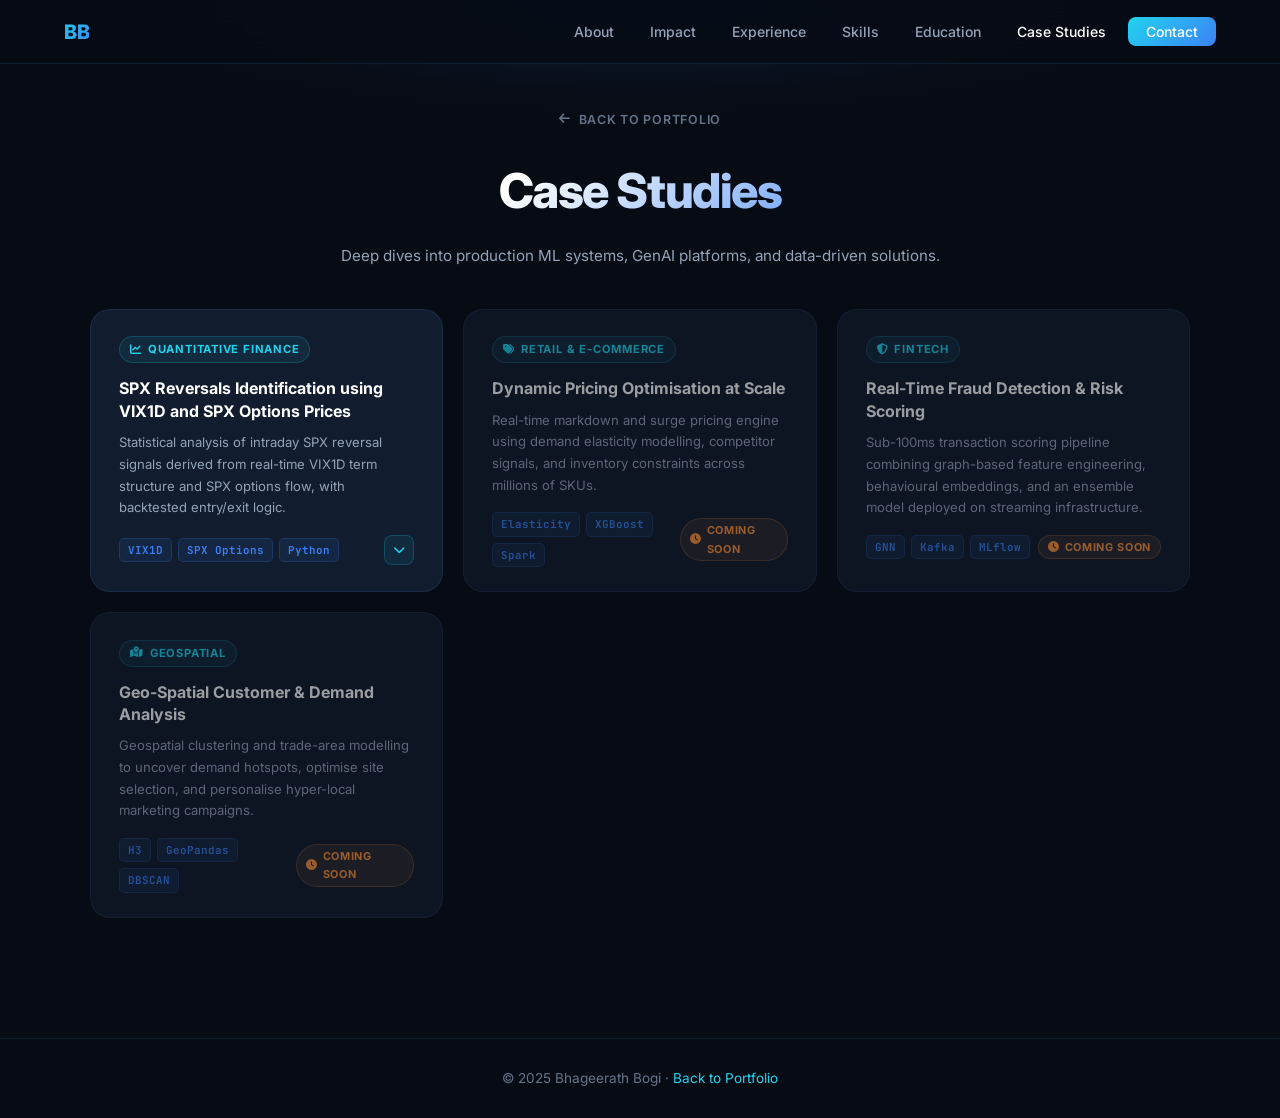
<file: src/case-studies.html>
<!DOCTYPE html>
<html lang="en">
<head>
  <meta charset="UTF-8" />
  <meta name="viewport" content="width=device-width, initial-scale=1.0" />
  <title>Case Studies — Bhageerath Bogi</title>
  <link rel="stylesheet" href="style.css" />
  <link href="https://fonts.googleapis.com/css2?family=Inter:wght@300;400;500;600;700;800&family=JetBrains+Mono:wght@400;500&display=swap" rel="stylesheet" />
  <link rel="stylesheet" href="https://cdnjs.cloudflare.com/ajax/libs/font-awesome/6.5.0/css/all.min.css" />
  <style>
    .cs-hero {
      min-height: 30vh; display: flex; flex-direction: column;
      align-items: center; justify-content: center; text-align: center;
      padding: calc(var(--nav-h) + 40px) 24px 40px;
      position: relative; overflow: hidden;
    }
    .cs-hero-bg {
      position: absolute; inset: 0; z-index: 0;
      background: radial-gradient(ellipse 70% 60% at 50% 0%, rgba(59,130,246,0.12) 0%, transparent 60%);
    }
    .cs-hero-content { position: relative; z-index: 1; max-width: 700px; }
    .cs-back {
      display: inline-flex; align-items: center; gap: 8px;
      font-size: 0.78rem; font-weight: 600; color: var(--muted);
      letter-spacing: 0.06em; text-transform: uppercase;
      margin-bottom: 20px; transition: color 0.2s;
    }
    .cs-back:hover { color: var(--cyan); }
    .cs-page-title {
      font-size: clamp(2rem, 5vw, 3rem); font-weight: 800; letter-spacing: -0.03em;
      background: linear-gradient(135deg, #fff 30%, var(--blue) 100%);
      -webkit-background-clip: text; -webkit-text-fill-color: transparent;
      background-clip: text; margin-bottom: 12px;
    }
    .cs-page-sub { font-size: 0.95rem; color: var(--subtle); }

    /* CARD GRID */
    .cs-grid-section { padding: 0 24px 40px; }
    .cs-grid {
      display: grid; grid-template-columns: repeat(auto-fill, minmax(300px, 1fr));
      gap: 20px; max-width: 1100px; margin: 0 auto;
    }
    .cs-card {
      background: var(--card); border: 1px solid var(--border);
      border-radius: var(--radius-lg); padding: 24px 28px;
      cursor: pointer; transition: border-color 0.25s, box-shadow 0.25s, transform 0.25s;
      position: relative; overflow: hidden;
    }
    .cs-card::before {
      content: ''; position: absolute; top: 0; left: 0; right: 0; height: 2px;
      background: linear-gradient(to right, var(--cyan), var(--blue));
      transform: scaleX(0); transform-origin: left; transition: transform 0.3s;
    }
    .cs-card:hover { border-color: rgba(34,211,238,0.3); box-shadow: 0 8px 40px rgba(0,0,0,0.4); transform: translateY(-3px); }
    .cs-card:hover::before, .cs-card.active::before { transform: scaleX(1); }
    .cs-card.active { border-color: rgba(34,211,238,0.5); box-shadow: 0 0 0 2px rgba(34,211,238,0.15); }
    .cs-card-tag {
      display: inline-flex; align-items: center; gap: 6px;
      font-size: 0.7rem; font-weight: 700; letter-spacing: 0.07em; text-transform: uppercase;
      color: var(--cyan); background: rgba(34,211,238,0.08);
      border: 1px solid rgba(34,211,238,0.2); padding: 3px 10px; border-radius: 99px; margin-bottom: 14px;
    }
    .cs-card-title { font-size: 1rem; font-weight: 700; color: #fff; line-height: 1.4; margin-bottom: 10px; }
    .cs-card-desc { font-size: 0.82rem; color: var(--subtle); line-height: 1.65; margin-bottom: 16px; }
    .cs-card-footer { display: flex; align-items: center; justify-content: space-between; }
    .cs-card-chips { display: flex; gap: 6px; flex-wrap: wrap; }
    .cs-card-chip {
      font-size: 0.68rem; font-weight: 600; font-family: var(--mono);
      padding: 2px 8px; border-radius: 5px;
      background: rgba(59,130,246,0.1); color: var(--blue); border: 1px solid rgba(59,130,246,0.2);
    }
    .cs-card-arrow {
      width: 30px; height: 30px; border-radius: 8px; flex-shrink: 0;
      background: rgba(34,211,238,0.08); border: 1px solid rgba(34,211,238,0.2);
      display: flex; align-items: center; justify-content: center;
      color: var(--cyan); font-size: 0.75rem; transition: background 0.2s;
    }
    .cs-card:hover .cs-card-arrow { background: rgba(34,211,238,0.18); }
    .cs-card.soon { opacity: 0.6; cursor: default; pointer-events: none; }
    .cs-card.soon::before { display: none; }
    .cs-soon-badge {
      display: inline-flex; align-items: center; gap: 5px;
      font-size: 0.68rem; font-weight: 700; letter-spacing: 0.06em; text-transform: uppercase;
      color: var(--orange); background: rgba(251,146,60,0.1);
      border: 1px solid rgba(251,146,60,0.25); padding: 2px 9px; border-radius: 99px;
    }

    /* VIEWER */
    .cs-viewer-section { padding: 0 24px 80px; }
    .cs-viewer-wrap {
      max-width: 1100px; margin: 0 auto;
      border-radius: var(--radius-lg); overflow: hidden;
      border: 1px solid var(--border); box-shadow: 0 16px 64px rgba(0,0,0,0.55);
      display: none;
    }
    .cs-viewer-wrap.visible { display: block; }
    .cs-viewer-bar {
      display: flex; align-items: center; gap: 8px;
      padding: 10px 16px; background: var(--surface); border-bottom: 1px solid var(--border);
    }
    .cs-dot { width: 10px; height: 10px; border-radius: 50%; }
    .cs-viewer-title-label {
      flex: 1; font-size: 0.78rem; font-weight: 600; color: var(--subtle);
      white-space: nowrap; overflow: hidden; text-overflow: ellipsis;
    }
    .cs-viewer-url {
      font-size: 0.7rem; font-family: var(--mono); color: var(--muted);
      background: rgba(255,255,255,0.04); border: 1px solid var(--border);
      border-radius: 5px; padding: 3px 10px; max-width: 240px;
      white-space: nowrap; overflow: hidden; text-overflow: ellipsis;
    }
    .cs-viewer-open {
      display: inline-flex; align-items: center; gap: 5px;
      font-size: 0.72rem; font-weight: 600; color: var(--cyan);
      padding: 4px 12px; border-radius: 6px;
      background: rgba(34,211,238,0.08); border: 1px solid rgba(34,211,238,0.2);
      transition: background 0.2s; flex-shrink: 0;
    }
    .cs-viewer-open:hover { background: rgba(34,211,238,0.18); }
    .cs-iframe { width: 100%; height: 500px; border: none; display: block; }

    @media (max-width: 600px) {
      .cs-grid { grid-template-columns: 1fr; }
      .cs-iframe { height: 400px; }
      .cs-viewer-url { display: none; }
    }
  </style>
</head>
<body>

  <!-- NAV -->
  <nav class="nav" id="nav">
    <div class="nav-inner">
      <a class="nav-logo" href="index.html">BB</a>
      <ul class="nav-links">
        <li><a href="index.html#about">About</a></li>
        <li><a href="index.html#impact">Impact</a></li>
        <li><a href="index.html#experience">Experience</a></li>
        <li><a href="index.html#skills">Skills</a></li>
        <li><a href="index.html#education">Education</a></li>
        <li><a href="case-studies.html" style="color:#fff">Case Studies</a></li>
        <li><a href="index.html#contact" class="nav-cta">Contact</a></li>
      </ul>
      <button class="hamburger" id="hamburger" aria-label="menu">
        <span></span><span></span><span></span>
      </button>
    </div>
  </nav>

  <!-- HERO -->
  <div class="cs-hero">
    <div class="cs-hero-bg"></div>
    <div class="cs-hero-content">
      <a href="index.html" class="cs-back"><i class="fas fa-arrow-left"></i> Back to Portfolio</a>
      <h1 class="cs-page-title">Case Studies</h1>
      <p class="cs-page-sub">Deep dives into production ML systems, GenAI platforms, and data-driven solutions.</p>
    </div>
  </div>

  <!-- CARD GRID -->
  <section class="cs-grid-section">
    <div class="cs-grid">

      <!-- Add more cards here as needed -->
      <div class="cs-card"
           data-url="https://bhageerath17.github.io/polygon/"
           data-title="SPX Reversals Identification using VIX1D and SPX Options Prices">
        <div class="cs-card-tag"><i class="fas fa-chart-line"></i> Quantitative Finance</div>
        <div class="cs-card-title">SPX Reversals Identification using VIX1D and SPX Options Prices</div>
        <div class="cs-card-desc">Statistical analysis of intraday SPX reversal signals derived from real-time VIX1D term structure and SPX options flow, with backtested entry/exit logic.</div>
        <div class="cs-card-footer">
          <div class="cs-card-chips">
            <span class="cs-card-chip">VIX1D</span>
            <span class="cs-card-chip">SPX Options</span>
            <span class="cs-card-chip">Python</span>
          </div>
          <div class="cs-card-arrow"><i class="fas fa-chevron-down"></i></div>
        </div>
      </div>

      <!-- Pricing Optimization -->
      <div class="cs-card soon">
        <div class="cs-card-tag"><i class="fas fa-tags"></i> Retail &amp; E-Commerce</div>
        <div class="cs-card-title">Dynamic Pricing Optimisation at Scale</div>
        <div class="cs-card-desc">Real-time markdown and surge pricing engine using demand elasticity modelling, competitor signals, and inventory constraints across millions of SKUs.</div>
        <div class="cs-card-footer">
          <div class="cs-card-chips">
            <span class="cs-card-chip">Elasticity</span>
            <span class="cs-card-chip">XGBoost</span>
            <span class="cs-card-chip">Spark</span>
          </div>
          <span class="cs-soon-badge"><i class="fas fa-clock"></i> Coming Soon</span>
        </div>
      </div>

      <!-- Fraud Detection -->
      <div class="cs-card soon">
        <div class="cs-card-tag"><i class="fas fa-shield-halved"></i> FinTech</div>
        <div class="cs-card-title">Real-Time Fraud Detection &amp; Risk Scoring</div>
        <div class="cs-card-desc">Sub-100ms transaction scoring pipeline combining graph-based feature engineering, behavioural embeddings, and an ensemble model deployed on streaming infrastructure.</div>
        <div class="cs-card-footer">
          <div class="cs-card-chips">
            <span class="cs-card-chip">GNN</span>
            <span class="cs-card-chip">Kafka</span>
            <span class="cs-card-chip">MLflow</span>
          </div>
          <span class="cs-soon-badge"><i class="fas fa-clock"></i> Coming Soon</span>
        </div>
      </div>

      <!-- Geo Analysis -->
      <div class="cs-card soon">
        <div class="cs-card-tag"><i class="fas fa-map-location-dot"></i> Geospatial</div>
        <div class="cs-card-title">Geo-Spatial Customer &amp; Demand Analysis</div>
        <div class="cs-card-desc">Geospatial clustering and trade-area modelling to uncover demand hotspots, optimise site selection, and personalise hyper-local marketing campaigns.</div>
        <div class="cs-card-footer">
          <div class="cs-card-chips">
            <span class="cs-card-chip">H3</span>
            <span class="cs-card-chip">GeoPandas</span>
            <span class="cs-card-chip">DBSCAN</span>
          </div>
          <span class="cs-soon-badge"><i class="fas fa-clock"></i> Coming Soon</span>
        </div>
      </div>

    </div>
  </section>

  <!-- VIEWER -->
  <section class="cs-viewer-section">
    <div class="cs-viewer-wrap" id="csViewer">
      <div class="cs-viewer-bar">
        <span class="cs-dot" style="background:#ff5f57"></span>
        <span class="cs-dot" style="background:#ffbd2e"></span>
        <span class="cs-dot" style="background:#28c840"></span>
        <span class="cs-viewer-title-label" id="csViewerTitle"></span>
        <span class="cs-viewer-url" id="csViewerUrl"></span>
        <a id="csViewerOpen" href="#" target="_blank" rel="noopener" class="cs-viewer-open">
          <i class="fas fa-arrow-up-right-from-square"></i> Open
        </a>
      </div>
      <iframe class="cs-iframe" id="csFrame" src="" title="Case Study Viewer" loading="lazy"></iframe>
    </div>
  </section>

  <!-- FOOTER -->
  <footer class="footer">
    <div class="container">
      <p>© 2025 Bhageerath Bogi · <a href="index.html" style="color:var(--cyan)">Back to Portfolio</a></p>
    </div>
  </footer>

  <script>
    const nav = document.getElementById('nav');
    const hamburger = document.getElementById('hamburger');
    const navLinks = document.querySelector('.nav-links');
    window.addEventListener('scroll', () => nav.classList.toggle('scrolled', window.scrollY > 20));
    hamburger.addEventListener('click', () => navLinks.classList.toggle('open'));
    navLinks.querySelectorAll('a').forEach(a => a.addEventListener('click', () => navLinks.classList.remove('open')));

    const viewer   = document.getElementById('csViewer');
    const frame    = document.getElementById('csFrame');
    const titleLbl = document.getElementById('csViewerTitle');
    const urlLbl   = document.getElementById('csViewerUrl');
    const openLink = document.getElementById('csViewerOpen');

    document.querySelectorAll('.cs-card').forEach(card => {
      card.addEventListener('click', () => {
        const url   = card.dataset.url;
        const title = card.dataset.title;
        const arrow = card.querySelector('.cs-card-arrow i');
        const isActive = card.classList.contains('active');

        // deactivate all
        document.querySelectorAll('.cs-card').forEach(c => {
          c.classList.remove('active');
          c.querySelector('.cs-card-arrow i').className = 'fas fa-chevron-down';
        });

        if (isActive) {
          viewer.classList.remove('visible');
          frame.src = '';
          return;
        }

        card.classList.add('active');
        arrow.className = 'fas fa-chevron-up';
        frame.src      = url;
        titleLbl.textContent = title;
        urlLbl.textContent   = url;
        openLink.href        = url;
        viewer.classList.add('visible');
        setTimeout(() => viewer.scrollIntoView({ behavior: 'smooth', block: 'start' }), 120);
      });
    });
  </script>
</body>
</html>
</file>
<file: style.css>
/* ============================================================
   BASE & RESET
   ============================================================ */
*, *::before, *::after { box-sizing: border-box; margin: 0; padding: 0; }

:root {
  --bg:        #070b14;
  --surface:   #0d1424;
  --card:      #111c2e;
  --card-alt:  #141f33;
  --border:    rgba(99,155,255,0.12);
  --cyan:      #22d3ee;
  --blue:      #3b82f6;
  --purple:    #a78bfa;
  --green:     #34d399;
  --orange:    #fb923c;
  --text:      #e2e8f0;
  --muted:     #64748b;
  --subtle:    #94a3b8;
  --radius:    12px;
  --radius-lg: 20px;
  --font:      'Inter', system-ui, sans-serif;
  --mono:      'JetBrains Mono', monospace;
  --nav-h:     64px;
}

html { scroll-behavior: smooth; }

body {
  font-family: var(--font);
  background: var(--bg);
  color: var(--text);
  line-height: 1.7;
  overflow-x: hidden;
}

a { color: inherit; text-decoration: none; }
strong { color: #fff; }
.accent { color: var(--cyan); }

/* ============================================================
   SCROLLBAR
   ============================================================ */
::-webkit-scrollbar { width: 6px; }
::-webkit-scrollbar-track { background: var(--bg); }
::-webkit-scrollbar-thumb { background: var(--blue); border-radius: 3px; }

/* ============================================================
   NAV
   ============================================================ */
.nav {
  position: fixed; top: 0; left: 0; right: 0; z-index: 100;
  height: var(--nav-h);
  background: rgba(7,11,20,0.85);
  backdrop-filter: blur(16px);
  border-bottom: 1px solid var(--border);
  transition: background 0.3s;
}
.nav.scrolled { background: rgba(7,11,20,0.98); }

.nav-inner {
  max-width: 1200px; margin: 0 auto;
  padding: 0 24px;
  height: 100%;
  display: flex; align-items: center; justify-content: space-between;
}

.nav-logo {
  font-size: 1.25rem; font-weight: 800; letter-spacing: -0.02em;
  background: linear-gradient(135deg, var(--cyan), var(--blue));
  -webkit-background-clip: text; -webkit-text-fill-color: transparent;
  background-clip: text;
}

.nav-links {
  display: flex; align-items: center; gap: 8px; list-style: none;
}

.nav-links a {
  padding: 6px 14px; border-radius: 8px;
  font-size: 0.875rem; font-weight: 500; color: var(--subtle);
  transition: color 0.2s, background 0.2s;
}
.nav-links a:hover { color: #fff; background: rgba(255,255,255,0.06); }

.nav-cta {
  background: linear-gradient(135deg, var(--cyan), var(--blue)) !important;
  color: #fff !important;
  -webkit-text-fill-color: #fff !important;
  padding: 6px 18px !important;
}
.nav-cta:hover { opacity: 0.9; }

.hamburger {
  display: none; flex-direction: column; gap: 5px;
  background: none; border: none; cursor: pointer; padding: 4px;
}
.hamburger span {
  display: block; width: 22px; height: 2px;
  background: var(--text); border-radius: 2px;
  transition: 0.3s;
}

/* ============================================================
   HERO
   ============================================================ */
.hero {
  min-height: 100vh;
  display: flex; flex-direction: column;
  align-items: center; justify-content: center;
  text-align: center;
  padding: calc(var(--nav-h) + 40px) 24px 80px;
  position: relative; overflow: hidden;
}

.hero-bg {
  position: absolute; inset: 0; z-index: 0;
  background: radial-gradient(ellipse 80% 60% at 50% -10%, rgba(34,211,238,0.12) 0%, transparent 60%),
              radial-gradient(ellipse 60% 40% at 80% 60%, rgba(59,130,246,0.08) 0%, transparent 50%);
}

.hero-grid {
  position: absolute; inset: 0;
  background-image:
    linear-gradient(rgba(99,155,255,0.04) 1px, transparent 1px),
    linear-gradient(90deg, rgba(99,155,255,0.04) 1px, transparent 1px);
  background-size: 60px 60px;
  mask-image: radial-gradient(ellipse at center, black 30%, transparent 80%);
}

.hero-content { position: relative; z-index: 1; max-width: 800px; }

.hero-badge {
  display: inline-flex; align-items: center; gap: 6px;
  font-size: 0.8rem; font-weight: 600; letter-spacing: 0.08em; text-transform: uppercase;
  color: var(--cyan); background: rgba(34,211,238,0.1);
  border: 1px solid rgba(34,211,238,0.25);
  padding: 5px 14px; border-radius: 99px;
  margin-bottom: 24px;
}
.hero-badge::before { content: '📍'; font-size: 0.75rem; }

.hero-name {
  font-size: clamp(2.8rem, 7vw, 5rem);
  font-weight: 800; letter-spacing: -0.03em; line-height: 1.05;
  background: linear-gradient(135deg, #fff 30%, var(--cyan) 100%);
  -webkit-background-clip: text; -webkit-text-fill-color: transparent;
  background-clip: text;
  margin-bottom: 16px;
}

.hero-title {
  font-size: clamp(0.9rem, 2vw, 1.05rem);
  color: var(--cyan); font-weight: 600; letter-spacing: 0.02em;
  margin-bottom: 20px;
}

.hero-sub {
  font-size: clamp(0.95rem, 1.8vw, 1.1rem);
  color: var(--subtle); max-width: 640px; margin: 0 auto 36px;
}

.hero-actions {
  display: flex; gap: 12px; justify-content: center; flex-wrap: wrap;
  margin-bottom: 32px;
}

.btn {
  display: inline-flex; align-items: center; gap: 8px;
  padding: 12px 28px; border-radius: 10px;
  font-size: 0.95rem; font-weight: 600;
  transition: all 0.2s; cursor: pointer;
}
.btn-primary {
  background: linear-gradient(135deg, var(--cyan), var(--blue));
  color: #fff;
  box-shadow: 0 0 24px rgba(34,211,238,0.25);
}
.btn-primary:hover {
  transform: translateY(-2px);
  box-shadow: 0 0 36px rgba(34,211,238,0.4);
}
.btn-ghost {
  background: rgba(255,255,255,0.05);
  border: 1px solid var(--border);
  color: var(--text);
}
.btn-ghost:hover { background: rgba(255,255,255,0.1); transform: translateY(-2px); }

.hero-links {
  display: flex; gap: 24px; justify-content: center; flex-wrap: wrap;
}
.hero-links a {
  display: flex; align-items: center; gap: 6px;
  font-size: 0.875rem; color: var(--muted); font-weight: 500;
  transition: color 0.2s;
}
.hero-links a:hover { color: var(--cyan); }
.hero-links i { font-size: 1rem; }

.hero-scroll {
  position: absolute; bottom: 32px; left: 50%; transform: translateX(-50%);
}
.hero-scroll span {
  display: block; width: 2px; height: 48px;
  background: linear-gradient(to bottom, var(--cyan), transparent);
  margin: 0 auto;
  animation: scrollPulse 2s ease-in-out infinite;
}

@keyframes scrollPulse {
  0%, 100% { opacity: 0.3; transform: scaleY(0.8); }
  50% { opacity: 1; transform: scaleY(1); }
}

/* ============================================================
   SECTIONS
   ============================================================ */
.section { padding: 96px 24px; }
.container { max-width: 1100px; margin: 0 auto; }

.section-title {
  font-size: clamp(1.6rem, 4vw, 2.2rem);
  font-weight: 800; letter-spacing: -0.02em;
  margin-bottom: 56px; text-align: center;
  position: relative;
}
.section-title::after {
  content: '';
  display: block; width: 48px; height: 3px;
  background: linear-gradient(to right, var(--cyan), var(--blue));
  margin: 12px auto 0; border-radius: 2px;
}

/* ============================================================
   ABOUT
   ============================================================ */
.about-grid {
  display: flex;
  flex-direction: column;
  gap: 32px;
}
.about-top {
  display: flex;
  gap: 40px;
  align-items: flex-start;
}
.about-text p {
  color: var(--subtle); margin-bottom: 16px; font-size: 1.025rem;
}
.about-text p:last-child { margin-bottom: 0; }

.about-tags { display: flex; flex-wrap: wrap; gap: 10px; align-content: flex-start; }

/* About profile photo */
.about-photo {
  display: flex;
  justify-content: center;
  align-items: flex-start;
}
.about-profile-img {
  width: 200px;
  aspect-ratio: 3 / 4;
  object-fit: cover;
  object-position: top center;
  border-radius: 18px;
  border: 2px solid rgba(34,211,238,0.25);
  box-shadow: 0 8px 40px rgba(0,0,0,0.55), 0 0 0 6px rgba(34,211,238,0.06);
  transition: transform 0.35s ease, box-shadow 0.35s ease;
  display: block;
}
.about-profile-img:hover {
  transform: scale(1.03) translateY(-4px);
  box-shadow: 0 20px 60px rgba(0,0,0,0.65), 0 0 0 6px rgba(34,211,238,0.18);
}

/* Experience card photo+content layout (Ford) */
.exp-card-layout {
  display: flex;
  gap: 28px;
  align-items: flex-start;
}
.exp-card-photo {
  flex-shrink: 0;
  display: flex;
  flex-direction: column;
  align-items: center;
  gap: 8px;
}
.exp-photo-img {
  width: 200px;
  aspect-ratio: 3 / 4;
  border-radius: 18px;
  object-fit: cover;
  object-position: top center;
  border: 2px solid rgba(34,211,238,0.25);
  box-shadow: 0 8px 40px rgba(0,0,0,0.55), 0 0 0 6px rgba(34,211,238,0.06);
  display: block;
  transition: transform 0.35s ease, box-shadow 0.35s ease;
}
.exp-photo-img:hover { transform: scale(1.03); }

.ford-card-layout {
  display: flex;
  gap: 28px;
  align-items: flex-start;
}
.ford-card-layout .timeline-projects { flex: 1; }
.ford-photo {
  flex-shrink: 0;
  width: 200px;
  aspect-ratio: 3 / 4;
  object-fit: cover;
  object-position: top center;
  border-radius: 18px;
  border: 2px solid rgba(34,211,238,0.25);
  box-shadow: 0 8px 40px rgba(0,0,0,0.55), 0 0 0 6px rgba(34,211,238,0.06);
  display: block;
  transition: transform 0.35s ease, box-shadow 0.35s ease;
}
.ford-photo:hover {
  transform: scale(1.03) translateY(-4px);
  box-shadow: 0 20px 60px rgba(0,0,0,0.65), 0 0 0 6px rgba(34,211,238,0.18);
}
.exp-photo-caption {
  font-size: 0.68rem;
  font-weight: 600;
  letter-spacing: 0.06em;
  text-transform: uppercase;
  color: var(--muted);
  text-align: center;
}
.exp-card-content { flex: 1; }

/* Circle lifestyle photo above Contact */
.section-circle-photo {
  padding: 0 24px 72px;
  display: flex;
  justify-content: center;
}
.circle-photo-wrap {
  margin: 0;
  display: flex;
  flex-direction: column;
  align-items: center;
  gap: 10px;
  flex-shrink: 0;
}
.circle-photo-wrap img {
  width: 110px;
  height: 110px;
  border-radius: 50%;
  object-fit: cover;
  object-position: top center;
  border: 3px solid rgba(34,211,238,0.3);
  box-shadow: 0 0 0 6px rgba(34,211,238,0.07), 0 8px 36px rgba(0,0,0,0.5);
  display: block;
  transition: transform 0.35s ease, box-shadow 0.35s ease;
}
.circle-photo-wrap:hover img {
  transform: scale(1.05);
  box-shadow: 0 0 0 8px rgba(34,211,238,0.15), 0 12px 48px rgba(0,0,0,0.6);
}
.circle-photo-wrap figcaption {
  font-size: 0.72rem;
  font-weight: 600;
  letter-spacing: 0.08em;
  text-transform: uppercase;
  color: var(--muted);
}

/* Contact side-by-side layout */
.contact-layout {
  display: flex;
  align-items: center;
  gap: 48px;
}
.contact-content {
  flex: 1;
}
.contact-content .section-title {
  text-align: left;
  margin-bottom: 12px;
}
.contact-content .section-title::after {
  margin: 12px 0 0;
}
.contact-content .contact-sub {
  text-align: left;
  margin-top: 0;
  margin-bottom: 32px;
}
.contact-content .contact-cards {
  justify-content: flex-start;
}

.tag {
  padding: 6px 14px; border-radius: 99px; font-size: 0.82rem; font-weight: 600;
}
.tag-primary { background: rgba(34,211,238,0.1); color: var(--cyan); border: 1px solid rgba(34,211,238,0.25); }
.tag-secondary { background: rgba(167,139,250,0.1); color: var(--purple); border: 1px solid rgba(167,139,250,0.25); }
.tag-accent { background: rgba(251,146,60,0.1); color: var(--orange); border: 1px solid rgba(251,146,60,0.25); }

/* ============================================================
   IMPACT
   ============================================================ */
.impact-section {
  padding: 96px 24px;
  background: linear-gradient(135deg, #0a1628 0%, #070b14 50%, #0d1424 100%);
  border-top: 1px solid var(--border);
  border-bottom: 1px solid var(--border);
}
.impact-section .section-title { color: #fff; }

.impact-grid {
  display: grid;
  grid-template-columns: repeat(3, 1fr);
  gap: 24px;
}

.impact-card {
  background: var(--card);
  border: 1px solid var(--border);
  border-radius: var(--radius-lg);
  padding: 32px 24px;
  text-align: center;
  transition: transform 0.3s, border-color 0.3s, box-shadow 0.3s;
  position: relative; overflow: hidden;
}
.impact-card::before {
  content: '';
  position: absolute; top: 0; left: 0; right: 0; height: 2px;
  background: linear-gradient(to right, var(--cyan), var(--blue));
  transform: scaleX(0); transition: transform 0.3s;
}
.impact-card:hover { transform: translateY(-4px); border-color: rgba(34,211,238,0.3); box-shadow: 0 16px 48px rgba(0,0,0,0.4); }
.impact-card:hover::before { transform: scaleX(1); }

.impact-icon {
  width: 48px; height: 48px; border-radius: 12px;
  background: rgba(34,211,238,0.1); border: 1px solid rgba(34,211,238,0.2);
  display: flex; align-items: center; justify-content: center;
  margin: 0 auto 16px; font-size: 1.2rem; color: var(--cyan);
}
.impact-number {
  font-size: 2.8rem; font-weight: 800; letter-spacing: -0.02em;
  color: #fff; display: inline-block;
}
.impact-suffix {
  font-size: 1.6rem; font-weight: 800; color: var(--cyan);
  display: inline-block; margin-left: 2px;
}
.impact-label {
  font-size: 0.85rem; color: var(--muted); margin-top: 8px;
  font-weight: 500; letter-spacing: 0.01em;
}

/* ============================================================
   EXPERIENCE TIMELINE
   ============================================================ */
.timeline {
  position: relative;
  padding: 20px 0;
}

/* Left vertical line */
.timeline::before {
  content: '';
  position: absolute;
  left: 28px;
  top: 0; bottom: 0;
  width: 2px;
  background: linear-gradient(to bottom, transparent, var(--cyan) 5%, var(--blue) 50%, var(--purple) 95%, transparent);
}

.timeline-item {
  position: relative;
  width: 100%;
  padding-left: 84px;
  padding-bottom: 56px;
}

/* Dot on the spine */
.timeline-dot {
  position: absolute;
  left: 6px;
  top: 28px;
  width: 44px; height: 44px;
  border-radius: 50%;
  background: var(--card);
  border: 2px solid var(--cyan);
  display: flex; align-items: center; justify-content: center;
  font-size: 0.95rem; color: var(--cyan);
  z-index: 2;
  box-shadow: 0 0 16px rgba(34,211,238,0.3);
}

/* Year label on spine */
.timeline-year {
  position: absolute;
  left: 0;
  top: 78px;
  width: 58px;
  text-align: center;
  font-size: 0.6rem;
  font-family: var(--mono);
  color: var(--muted);
  line-height: 1.3;
  letter-spacing: 0.02em;
}

/* Card */
.timeline-card {
  background: var(--card);
  border: 1px solid var(--border);
  border-radius: var(--radius-lg);
  padding: 28px;
  transition: border-color 0.3s, box-shadow 0.3s;
}
.timeline-card:hover {
  border-color: rgba(34,211,238,0.25);
  box-shadow: 0 8px 40px rgba(0,0,0,0.4);
}

.timeline-header {
  display: flex; justify-content: space-between; align-items: flex-start;
  gap: 12px; flex-wrap: wrap; margin-bottom: 10px;
}

.company-name {
  display: block; font-size: 1.1rem; font-weight: 700; color: #fff;
}
.company-sub {
  display: block; font-size: 0.8rem; color: var(--muted); margin-top: 2px;
}

.timeline-period { text-align: right; flex-shrink: 0; }
.period-badge {
  display: inline-block; padding: 2px 10px; border-radius: 99px;
  font-size: 0.7rem; font-weight: 700; letter-spacing: 0.06em; text-transform: uppercase;
  margin-bottom: 4px;
}
.period-badge.current { background: rgba(52,211,153,0.15); color: var(--green); border: 1px solid rgba(52,211,153,0.3); }
.period-dates { display: block; font-size: 0.8rem; color: var(--muted); font-family: var(--mono); }

.timeline-role {
  font-size: 0.9rem; font-weight: 600; color: var(--cyan);
  margin-bottom: 20px;
}

.timeline-projects { display: flex; flex-direction: column; gap: 16px; }

.project-item {
  padding: 14px 16px; border-radius: 10px;
  background: rgba(255,255,255,0.02); border: 1px solid rgba(255,255,255,0.05);
  transition: background 0.2s;
}
.project-item:hover { background: rgba(34,211,238,0.03); }

.project-name {
  display: flex; align-items: center; gap: 8px;
  font-size: 0.875rem; font-weight: 700; color: #fff;
  margin-bottom: 6px;
}
.project-name i { color: var(--cyan); font-size: 0.8rem; flex-shrink: 0; }

.project-item p {
  font-size: 0.82rem; color: var(--subtle); line-height: 1.65; margin-top: 4px;
}

.project-impact { display: flex; flex-wrap: wrap; gap: 8px; margin-top: 10px; }
.impact-badge {
  display: inline-flex; align-items: center; gap: 5px;
  font-size: 0.73rem; font-weight: 700;
  padding: 3px 10px; border-radius: 99px;
  background: rgba(52,211,153,0.12); color: var(--green);
  border: 1px solid rgba(52,211,153,0.25);
}
.impact-badge.pub {
  background: rgba(167,139,250,0.12); color: var(--purple);
  border-color: rgba(167,139,250,0.25);
}

.timeline-tech {
  display: flex; flex-wrap: wrap; gap: 6px; margin-top: 20px;
  padding-top: 16px; border-top: 1px solid var(--border);
}
.timeline-tech span {
  font-size: 0.72rem; font-weight: 600; font-family: var(--mono);
  padding: 3px 9px; border-radius: 6px;
  background: rgba(59,130,246,0.1); color: var(--blue);
  border: 1px solid rgba(59,130,246,0.2);
}

/* ============================================================
   SKILLS
   ============================================================ */
.skills-section { background: var(--surface); }

.skills-grid {
  display: grid; grid-template-columns: 1fr 1fr; gap: 24px;
}

.skill-category {
  background: var(--card); border: 1px solid var(--border);
  border-radius: var(--radius-lg); padding: 24px;
  transition: border-color 0.3s;
}
.skill-category:hover { border-color: rgba(34,211,238,0.2); }

.skill-cat-header {
  display: flex; align-items: center; gap: 10px;
  margin-bottom: 16px;
}
.skill-cat-header i {
  width: 36px; height: 36px; border-radius: 8px;
  background: rgba(34,211,238,0.1); border: 1px solid rgba(34,211,238,0.2);
  display: flex; align-items: center; justify-content: center;
  font-size: 0.85rem; color: var(--cyan); flex-shrink: 0;
}
.skill-cat-header span {
  font-size: 0.9rem; font-weight: 700; color: #fff;
}

.skill-tags { display: flex; flex-wrap: wrap; gap: 7px; }
.skill-tags span {
  font-size: 0.75rem; font-weight: 600; font-family: var(--mono);
  padding: 4px 10px; border-radius: 6px;
  background: rgba(255,255,255,0.05); color: var(--subtle);
  border: 1px solid rgba(255,255,255,0.08);
  transition: all 0.2s;
}
.skill-tags span:hover {
  background: rgba(34,211,238,0.1); color: var(--cyan);
  border-color: rgba(34,211,238,0.25);
}
.skill-tags span.primary {
  background: rgba(34,211,238,0.12); color: var(--cyan);
  border-color: rgba(34,211,238,0.3);
}

/* ============================================================
   EDUCATION
   ============================================================ */
.edu-timeline {
  position: relative; padding-left: 36px;
  display: flex; flex-direction: column; gap: 0;
}
.edu-timeline::before {
  content: '';
  position: absolute; left: 10px; top: 24px; bottom: 24px; width: 2px;
  background: linear-gradient(to bottom, var(--cyan), var(--purple));
}

.edu-item {
  position: relative; padding-left: 36px; padding-bottom: 40px;
  display: flex; align-items: flex-start; gap: 0;
}
.edu-item:last-child { padding-bottom: 0; }

.edu-dot {
  position: absolute; left: -26px; top: 18px;
  width: 36px; height: 36px; border-radius: 50%;
  background: var(--card); border: 2px solid var(--cyan);
  display: flex; align-items: center; justify-content: center;
  font-size: 0.8rem; color: var(--cyan); flex-shrink: 0;
  box-shadow: 0 0 12px rgba(34,211,238,0.2);
}

.edu-card {
  background: var(--card); border: 1px solid var(--border);
  border-radius: var(--radius-lg); padding: 24px 28px;
  width: 100%;
  transition: border-color 0.3s, box-shadow 0.3s;
}
.edu-card:hover {
  border-color: rgba(34,211,238,0.25);
  box-shadow: 0 8px 32px rgba(0,0,0,0.3);
}

.edu-period {
  font-size: 0.78rem; font-family: var(--mono); color: var(--muted);
  margin-bottom: 6px;
}
.edu-degree {
  font-size: 1.05rem; font-weight: 700; color: #fff; margin-bottom: 4px;
}
.edu-school {
  font-size: 0.875rem; color: var(--cyan); font-weight: 500; margin-bottom: 8px;
}
.edu-gpa {
  display: inline-flex; align-items: center; gap: 6px;
  font-size: 0.8rem; font-weight: 700;
  color: var(--orange); background: rgba(251,146,60,0.1);
  border: 1px solid rgba(251,146,60,0.25);
  padding: 4px 12px; border-radius: 99px;
  margin-bottom: 10px;
}
.edu-gpa i { font-size: 0.7rem; }
.edu-detail { font-size: 0.82rem; color: var(--subtle); line-height: 1.6; }

/* ============================================================
   CONTACT
   ============================================================ */
.contact-section { background: var(--surface); }

.contact-sub {
  text-align: center; color: var(--subtle);
  font-size: 1.05rem; margin-top: -36px; margin-bottom: 48px;
}

.contact-cards {
  display: flex; flex-wrap: wrap; justify-content: center; gap: 16px;
}

.contact-card {
  display: flex; align-items: center; gap: 12px;
  background: var(--card); border: 1px solid var(--border);
  border-radius: var(--radius); padding: 18px 28px;
  font-size: 0.9rem; color: var(--subtle); font-weight: 500;
  transition: all 0.25s;
}
.contact-card i { font-size: 1.1rem; color: var(--cyan); }
.contact-card:hover {
  border-color: rgba(34,211,238,0.3); color: #fff;
  transform: translateY(-2px);
  box-shadow: 0 8px 32px rgba(0,0,0,0.3);
}

/* ============================================================
   FOOTER
   ============================================================ */
.footer {
  padding: 28px 24px; text-align: center;
  border-top: 1px solid var(--border);
  color: var(--muted); font-size: 0.85rem;
}

/* ============================================================
   SCROLL REVEAL ANIMATIONS
   ============================================================ */
.reveal {
  opacity: 0;
  transform: translateY(32px);
  transition: opacity 0.7s ease, transform 0.7s ease;
}
.reveal.visible {
  opacity: 1;
  transform: translateY(0);
}

/* Stagger children in grids */
.impact-grid .reveal:nth-child(2) { transition-delay: 0.08s; }
.impact-grid .reveal:nth-child(3) { transition-delay: 0.16s; }
.impact-grid .reveal:nth-child(4) { transition-delay: 0.24s; }
.impact-grid .reveal:nth-child(5) { transition-delay: 0.32s; }
.impact-grid .reveal:nth-child(6) { transition-delay: 0.40s; }

.skills-grid .reveal:nth-child(2) { transition-delay: 0.08s; }
.skills-grid .reveal:nth-child(3) { transition-delay: 0.16s; }
.skills-grid .reveal:nth-child(4) { transition-delay: 0.24s; }
.skills-grid .reveal:nth-child(5) { transition-delay: 0.32s; }
.skills-grid .reveal:nth-child(6) { transition-delay: 0.40s; }

/* ============================================================
   COMPANY & UNIVERSITY LOGOS
   ============================================================ */
.company-logo-wrapper {
  display: flex;
  align-items: center;
  gap: 14px;
}
.company-logo {
  width: 44px;
  height: 44px;
  border-radius: 10px;
  object-fit: contain;
  background: rgba(255,255,255,0.96);
  padding: 6px;
  flex-shrink: 0;
  border: 1px solid rgba(255,255,255,0.12);
  box-shadow: 0 2px 10px rgba(0,0,0,0.35);
}

.edu-header {
  display: flex;
  align-items: center;
  gap: 16px;
  margin-bottom: 14px;
}
.university-logo {
  width: 56px;
  height: 56px;
  border-radius: 10px;
  object-fit: contain;
  background: rgba(255,255,255,0.96);
  padding: 5px;
  flex-shrink: 0;
  border: 1px solid rgba(255,255,255,0.12);
  box-shadow: 0 2px 10px rgba(0,0,0,0.35);
}
.edu-header-text { flex: 1; }

/* ============================================================
   RESEARCH PAGE
   ============================================================ */
.research-page-section { padding: 40px 24px 80px; }

.research-group { margin-bottom: 56px; }

.research-section-label {
  display: flex;
  align-items: center;
  gap: 12px;
  margin-bottom: 28px;
}
.research-section-label h3 {
  font-size: 1.1rem;
  font-weight: 700;
  color: #fff;
  letter-spacing: -0.01em;
  white-space: nowrap;
}
.research-section-label .count-badge {
  font-size: 0.72rem; font-weight: 700;
  padding: 2px 9px; border-radius: 99px;
  background: rgba(255,255,255,0.06); color: var(--muted);
  border: 1px solid rgba(255,255,255,0.1);
}
.research-section-label::after {
  content: '';
  flex: 1; height: 1px;
  background: linear-gradient(to right, rgba(99,155,255,0.2), transparent);
}

.research-grid {
  display: flex;
  flex-direction: column;
  gap: 20px;
  max-width: 900px;
}

.research-card {
  background: var(--card);
  border: 1px solid var(--border);
  border-radius: var(--radius-lg);
  padding: 28px 32px;
  position: relative;
  overflow: hidden;
  transition: border-color 0.3s, box-shadow 0.3s;
}
.research-card::before {
  content: '';
  position: absolute; top: 0; left: 0; right: 0; height: 3px;
}
.research-card.patent::before {
  background: linear-gradient(to right, var(--purple), #c084fc);
}
.research-card.publication::before {
  background: linear-gradient(to right, var(--cyan), var(--blue));
}
.research-card:hover {
  border-color: rgba(99,155,255,0.25);
  box-shadow: 0 8px 40px rgba(0,0,0,0.4);
}

.research-card-meta {
  display: flex;
  align-items: center;
  gap: 8px;
  flex-wrap: wrap;
  margin-bottom: 12px;
}
.research-type-badge {
  display: inline-flex; align-items: center; gap: 5px;
  font-size: 0.68rem; font-weight: 700; letter-spacing: 0.07em; text-transform: uppercase;
  padding: 3px 10px; border-radius: 99px;
}
.research-type-badge.patent {
  color: var(--purple); background: rgba(167,139,250,0.1); border: 1px solid rgba(167,139,250,0.25);
}
.research-type-badge.publication {
  color: var(--cyan); background: rgba(34,211,238,0.1); border: 1px solid rgba(34,211,238,0.25);
}
.research-year-badge {
  font-size: 0.7rem; font-weight: 600; font-family: var(--mono);
  color: var(--muted); background: rgba(255,255,255,0.04);
  border: 1px solid rgba(255,255,255,0.08);
  padding: 2px 8px; border-radius: 5px;
}
.research-journal-badge {
  font-size: 0.69rem; font-weight: 600;
  color: var(--orange); background: rgba(251,146,60,0.1);
  border: 1px solid rgba(251,146,60,0.2);
  padding: 2px 8px; border-radius: 5px;
}
.research-patent-num {
  font-size: 0.7rem; font-weight: 600; font-family: var(--mono);
  color: var(--purple); background: rgba(167,139,250,0.08);
  border: 1px solid rgba(167,139,250,0.2);
  padding: 2px 8px; border-radius: 5px;
}

.research-card-title {
  font-size: 1.05rem; font-weight: 700; color: #fff;
  line-height: 1.45; margin-bottom: 8px;
}
.research-card-authors {
  font-size: 0.8rem; color: var(--muted); margin-bottom: 14px;
  font-style: italic; line-height: 1.5;
}
.research-card-authors strong { color: var(--subtle); font-style: normal; font-weight: 700; }

.research-abstract-label {
  font-size: 0.68rem; font-weight: 700; letter-spacing: 0.08em; text-transform: uppercase;
  color: var(--muted); margin-bottom: 7px;
}
.research-abstract {
  font-size: 0.86rem; color: var(--subtle); line-height: 1.78;
  border-left: 2px solid rgba(99,155,255,0.2);
  padding-left: 15px; margin-bottom: 16px;
}
.research-card.patent .research-abstract {
  border-left-color: rgba(167,139,250,0.3);
}

.research-card-footer {
  display: flex; align-items: center; gap: 10px;
  flex-wrap: wrap; padding-top: 14px;
  border-top: 1px solid var(--border);
}
.research-chip {
  font-size: 0.67rem; font-weight: 600; font-family: var(--mono);
  padding: 3px 9px; border-radius: 5px;
  background: rgba(59,130,246,0.1); color: var(--blue); border: 1px solid rgba(59,130,246,0.2);
}
.research-chip.purple {
  background: rgba(167,139,250,0.1); color: var(--purple); border-color: rgba(167,139,250,0.2);
}
.research-link {
  display: inline-flex; align-items: center; gap: 6px;
  font-size: 0.76rem; font-weight: 600; color: var(--cyan);
  padding: 5px 14px; border-radius: 7px;
  background: rgba(34,211,238,0.08); border: 1px solid rgba(34,211,238,0.2);
  transition: background 0.2s; margin-left: auto;
}
.research-link:hover { background: rgba(34,211,238,0.18); color: #fff; }
.research-link.purple {
  color: var(--purple);
  background: rgba(167,139,250,0.08); border-color: rgba(167,139,250,0.2);
}
.research-link.purple:hover { background: rgba(167,139,250,0.18); color: #fff; }

.research-award-badge {
  display: inline-flex; align-items: center; gap: 6px;
  font-size: 0.7rem; font-weight: 700;
  color: #f59e0b; background: rgba(245,158,11,0.1);
  border: 1px solid rgba(245,158,11,0.25);
  padding: 4px 12px; border-radius: 99px;
}

.scholar-row {
  max-width: 900px;
  display: flex; align-items: center; gap: 16px;
  margin-bottom: 40px;
  padding: 16px 20px;
  background: var(--card); border: 1px solid var(--border);
  border-radius: var(--radius); flex-wrap: wrap;
}
.scholar-row p {
  font-size: 0.85rem; color: var(--subtle); flex: 1;
}
.scholar-row a {
  display: inline-flex; align-items: center; gap: 8px;
  font-size: 0.82rem; font-weight: 600; color: var(--blue);
  padding: 7px 18px; border-radius: 8px;
  background: rgba(59,130,246,0.08); border: 1px solid rgba(59,130,246,0.2);
  transition: background 0.2s; flex-shrink: 0;
}
.scholar-row a:hover { background: rgba(59,130,246,0.18); color: #fff; }

/* ============================================================
   RESPONSIVE
   ============================================================ */
@media (max-width: 900px) {
  /* Nav mobile */
  .nav-links {
    display: none; position: fixed;
    top: var(--nav-h); left: 0; right: 0;
    flex-direction: column; gap: 0;
    background: rgba(7,11,20,0.98); backdrop-filter: blur(16px);
    padding: 16px; border-bottom: 1px solid var(--border);
  }
  .nav-links.open { display: flex; }
  .nav-links a { padding: 12px 16px; width: 100%; }
  .hamburger { display: flex; }

  /* About stacked */
  .about-top { flex-direction: column; gap: 24px; }

  /* Contact stacked */
  .contact-layout { flex-direction: column; gap: 28px; }
  .about-profile-img { width: 120px; aspect-ratio: 1; border-radius: 50%; margin: 0 auto; }

  /* Ford photo */
  .exp-card-layout { flex-direction: column; }
  .exp-photo-img { width: 100%; max-width: 200px; }

  /* Impact 2-col */
  .impact-grid { grid-template-columns: repeat(2, 1fr); }

  /* Timeline already left-aligned, just tighten padding */
  .timeline-item { padding-left: 64px; }

  /* Skills 1-col */
  .skills-grid { grid-template-columns: 1fr; }

  /* Education */
  .edu-timeline { padding-left: 28px; }
  .edu-dot { left: -18px; }
}

@media (max-width: 600px) {
  .impact-grid { grid-template-columns: 1fr; }
  .hero-name { font-size: 2.4rem; }
  .section { padding: 64px 16px; }
  .timeline-card { padding: 20px 16px; }
  .contact-card { width: 100%; justify-content: center; }
}
</file>
<file: src/style.css>
/* ============================================================
   BASE & RESET
   ============================================================ */
*, *::before, *::after { box-sizing: border-box; margin: 0; padding: 0; }

:root {
  --bg:        #070b14;
  --surface:   #0d1424;
  --card:      #111c2e;
  --card-alt:  #141f33;
  --border:    rgba(99,155,255,0.12);
  --cyan:      #22d3ee;
  --blue:      #3b82f6;
  --purple:    #a78bfa;
  --green:     #34d399;
  --orange:    #fb923c;
  --text:      #e2e8f0;
  --muted:     #64748b;
  --subtle:    #94a3b8;
  --radius:    12px;
  --radius-lg: 20px;
  --font:      'Inter', system-ui, sans-serif;
  --mono:      'JetBrains Mono', monospace;
  --nav-h:     64px;
}

html { scroll-behavior: smooth; }

body {
  font-family: var(--font);
  background: var(--bg);
  color: var(--text);
  line-height: 1.7;
  overflow-x: hidden;
}

a { color: inherit; text-decoration: none; }
strong { color: #fff; }
.accent { color: var(--cyan); }

/* ============================================================
   SCROLLBAR
   ============================================================ */
::-webkit-scrollbar { width: 6px; }
::-webkit-scrollbar-track { background: var(--bg); }
::-webkit-scrollbar-thumb { background: var(--blue); border-radius: 3px; }

/* ============================================================
   NAV
   ============================================================ */
.nav {
  position: fixed; top: 0; left: 0; right: 0; z-index: 100;
  height: var(--nav-h);
  background: rgba(7,11,20,0.85);
  backdrop-filter: blur(16px);
  border-bottom: 1px solid var(--border);
  transition: background 0.3s;
}
.nav.scrolled { background: rgba(7,11,20,0.98); }

.nav-inner {
  max-width: 1200px; margin: 0 auto;
  padding: 0 24px;
  height: 100%;
  display: flex; align-items: center; justify-content: space-between;
}

.nav-logo {
  font-size: 1.25rem; font-weight: 800; letter-spacing: -0.02em;
  background: linear-gradient(135deg, var(--cyan), var(--blue));
  -webkit-background-clip: text; -webkit-text-fill-color: transparent;
  background-clip: text;
}

.nav-links {
  display: flex; align-items: center; gap: 8px; list-style: none;
}

.nav-links a {
  padding: 6px 14px; border-radius: 8px;
  font-size: 0.875rem; font-weight: 500; color: var(--subtle);
  transition: color 0.2s, background 0.2s;
}
.nav-links a:hover { color: #fff; background: rgba(255,255,255,0.06); }

.nav-cta {
  background: linear-gradient(135deg, var(--cyan), var(--blue)) !important;
  color: #fff !important;
  -webkit-text-fill-color: #fff !important;
  padding: 6px 18px !important;
}
.nav-cta:hover { opacity: 0.9; }

.hamburger {
  display: none; flex-direction: column; gap: 5px;
  background: none; border: none; cursor: pointer; padding: 4px;
}
.hamburger span {
  display: block; width: 22px; height: 2px;
  background: var(--text); border-radius: 2px;
  transition: 0.3s;
}

/* ============================================================
   HERO
   ============================================================ */
.hero {
  min-height: 100vh;
  display: flex; flex-direction: column;
  align-items: center; justify-content: center;
  text-align: center;
  padding: calc(var(--nav-h) + 40px) 24px 80px;
  position: relative; overflow: hidden;
}

.hero-bg {
  position: absolute; inset: 0; z-index: 0;
  background: radial-gradient(ellipse 80% 60% at 50% -10%, rgba(34,211,238,0.12) 0%, transparent 60%),
              radial-gradient(ellipse 60% 40% at 80% 60%, rgba(59,130,246,0.08) 0%, transparent 50%);
}

.hero-grid {
  position: absolute; inset: 0;
  background-image:
    linear-gradient(rgba(99,155,255,0.04) 1px, transparent 1px),
    linear-gradient(90deg, rgba(99,155,255,0.04) 1px, transparent 1px);
  background-size: 60px 60px;
  mask-image: radial-gradient(ellipse at center, black 30%, transparent 80%);
}

.hero-content { position: relative; z-index: 1; max-width: 800px; }

.hero-badge {
  display: inline-flex; align-items: center; gap: 6px;
  font-size: 0.8rem; font-weight: 600; letter-spacing: 0.08em; text-transform: uppercase;
  color: var(--cyan); background: rgba(34,211,238,0.1);
  border: 1px solid rgba(34,211,238,0.25);
  padding: 5px 14px; border-radius: 99px;
  margin-bottom: 24px;
}
.hero-badge::before { content: '📍'; font-size: 0.75rem; }

.hero-name {
  font-size: clamp(2.8rem, 7vw, 5rem);
  font-weight: 800; letter-spacing: -0.03em; line-height: 1.05;
  background: linear-gradient(135deg, #fff 30%, var(--cyan) 100%);
  -webkit-background-clip: text; -webkit-text-fill-color: transparent;
  background-clip: text;
  margin-bottom: 16px;
}

.hero-title {
  font-size: clamp(0.9rem, 2vw, 1.05rem);
  color: var(--cyan); font-weight: 600; letter-spacing: 0.02em;
  margin-bottom: 20px;
}

.hero-sub {
  font-size: clamp(0.95rem, 1.8vw, 1.1rem);
  color: var(--subtle); max-width: 640px; margin: 0 auto 36px;
}

.hero-actions {
  display: flex; gap: 12px; justify-content: center; flex-wrap: wrap;
  margin-bottom: 32px;
}

.btn {
  display: inline-flex; align-items: center; gap: 8px;
  padding: 12px 28px; border-radius: 10px;
  font-size: 0.95rem; font-weight: 600;
  transition: all 0.2s; cursor: pointer;
}
.btn-primary {
  background: linear-gradient(135deg, var(--cyan), var(--blue));
  color: #fff;
  box-shadow: 0 0 24px rgba(34,211,238,0.25);
}
.btn-primary:hover {
  transform: translateY(-2px);
  box-shadow: 0 0 36px rgba(34,211,238,0.4);
}
.btn-ghost {
  background: rgba(255,255,255,0.05);
  border: 1px solid var(--border);
  color: var(--text);
}
.btn-ghost:hover { background: rgba(255,255,255,0.1); transform: translateY(-2px); }

.hero-links {
  display: flex; gap: 24px; justify-content: center; flex-wrap: wrap;
}
.hero-links a {
  display: flex; align-items: center; gap: 6px;
  font-size: 0.875rem; color: var(--muted); font-weight: 500;
  transition: color 0.2s;
}
.hero-links a:hover { color: var(--cyan); }
.hero-links i { font-size: 1rem; }

.hero-scroll {
  position: absolute; bottom: 32px; left: 50%; transform: translateX(-50%);
}
.hero-scroll span {
  display: block; width: 2px; height: 48px;
  background: linear-gradient(to bottom, var(--cyan), transparent);
  margin: 0 auto;
  animation: scrollPulse 2s ease-in-out infinite;
}

@keyframes scrollPulse {
  0%, 100% { opacity: 0.3; transform: scaleY(0.8); }
  50% { opacity: 1; transform: scaleY(1); }
}

/* ============================================================
   SECTIONS
   ============================================================ */
.section { padding: 96px 24px; }
.container { max-width: 1100px; margin: 0 auto; }

.section-title {
  font-size: clamp(1.6rem, 4vw, 2.2rem);
  font-weight: 800; letter-spacing: -0.02em;
  margin-bottom: 56px; text-align: center;
  position: relative;
}
.section-title::after {
  content: '';
  display: block; width: 48px; height: 3px;
  background: linear-gradient(to right, var(--cyan), var(--blue));
  margin: 12px auto 0; border-radius: 2px;
}

/* ============================================================
   ABOUT
   ============================================================ */
.about-grid {
  display: flex;
  flex-direction: column;
  gap: 32px;
}
.about-top {
  display: flex;
  gap: 40px;
  align-items: flex-start;
}
.about-text p {
  color: var(--subtle); margin-bottom: 16px; font-size: 1.025rem;
}
.about-text p:last-child { margin-bottom: 0; }

.about-tags { display: flex; flex-wrap: wrap; gap: 10px; align-content: flex-start; }

/* About profile photo */
.about-photo {
  display: flex;
  justify-content: center;
  align-items: flex-start;
}
.about-profile-img {
  width: 200px;
  aspect-ratio: 3 / 4;
  object-fit: cover;
  object-position: top center;
  border-radius: 18px;
  border: 2px solid rgba(34,211,238,0.25);
  box-shadow: 0 8px 40px rgba(0,0,0,0.55), 0 0 0 6px rgba(34,211,238,0.06);
  transition: transform 0.35s ease, box-shadow 0.35s ease;
  display: block;
}
.about-profile-img:hover {
  transform: scale(1.03) translateY(-4px);
  box-shadow: 0 20px 60px rgba(0,0,0,0.65), 0 0 0 6px rgba(34,211,238,0.18);
}

/* Experience card photo+content layout (Ford) */
.exp-card-layout {
  display: flex;
  gap: 28px;
  align-items: flex-start;
}
.exp-card-photo {
  flex-shrink: 0;
  display: flex;
  flex-direction: column;
  align-items: center;
  gap: 8px;
}
.exp-photo-img {
  width: 200px;
  aspect-ratio: 3 / 4;
  border-radius: 18px;
  object-fit: cover;
  object-position: top center;
  border: 2px solid rgba(34,211,238,0.25);
  box-shadow: 0 8px 40px rgba(0,0,0,0.55), 0 0 0 6px rgba(34,211,238,0.06);
  display: block;
  transition: transform 0.35s ease, box-shadow 0.35s ease;
}
.exp-photo-img:hover { transform: scale(1.03); }

.ford-card-layout {
  display: flex;
  gap: 28px;
  align-items: flex-start;
}
.ford-card-layout .timeline-projects { flex: 1; }
.ford-photo {
  flex-shrink: 0;
  width: 200px;
  aspect-ratio: 3 / 4;
  object-fit: cover;
  object-position: top center;
  border-radius: 18px;
  border: 2px solid rgba(34,211,238,0.25);
  box-shadow: 0 8px 40px rgba(0,0,0,0.55), 0 0 0 6px rgba(34,211,238,0.06);
  display: block;
  transition: transform 0.35s ease, box-shadow 0.35s ease;
}
.ford-photo:hover {
  transform: scale(1.03) translateY(-4px);
  box-shadow: 0 20px 60px rgba(0,0,0,0.65), 0 0 0 6px rgba(34,211,238,0.18);
}
.exp-photo-caption {
  font-size: 0.68rem;
  font-weight: 600;
  letter-spacing: 0.06em;
  text-transform: uppercase;
  color: var(--muted);
  text-align: center;
}
.exp-card-content { flex: 1; }

/* Circle lifestyle photo above Contact */
.section-circle-photo {
  padding: 0 24px 72px;
  display: flex;
  justify-content: center;
}
.circle-photo-wrap {
  margin: 0;
  display: flex;
  flex-direction: column;
  align-items: center;
  gap: 10px;
  flex-shrink: 0;
}
.circle-photo-wrap img {
  width: 110px;
  height: 110px;
  border-radius: 50%;
  object-fit: cover;
  object-position: top center;
  border: 3px solid rgba(34,211,238,0.3);
  box-shadow: 0 0 0 6px rgba(34,211,238,0.07), 0 8px 36px rgba(0,0,0,0.5);
  display: block;
  transition: transform 0.35s ease, box-shadow 0.35s ease;
}
.circle-photo-wrap:hover img {
  transform: scale(1.05);
  box-shadow: 0 0 0 8px rgba(34,211,238,0.15), 0 12px 48px rgba(0,0,0,0.6);
}
.circle-photo-wrap figcaption {
  font-size: 0.72rem;
  font-weight: 600;
  letter-spacing: 0.08em;
  text-transform: uppercase;
  color: var(--muted);
}

/* Contact side-by-side layout */
.contact-layout {
  display: flex;
  align-items: center;
  gap: 48px;
}
.contact-content {
  flex: 1;
}
.contact-content .section-title {
  text-align: left;
  margin-bottom: 12px;
}
.contact-content .section-title::after {
  margin: 12px 0 0;
}
.contact-content .contact-sub {
  text-align: left;
  margin-top: 0;
  margin-bottom: 32px;
}
.contact-content .contact-cards {
  justify-content: flex-start;
}

.tag {
  padding: 6px 14px; border-radius: 99px; font-size: 0.82rem; font-weight: 600;
}
.tag-primary { background: rgba(34,211,238,0.1); color: var(--cyan); border: 1px solid rgba(34,211,238,0.25); }
.tag-secondary { background: rgba(167,139,250,0.1); color: var(--purple); border: 1px solid rgba(167,139,250,0.25); }
.tag-accent { background: rgba(251,146,60,0.1); color: var(--orange); border: 1px solid rgba(251,146,60,0.25); }

/* ============================================================
   IMPACT
   ============================================================ */
.impact-section {
  padding: 96px 24px;
  background: linear-gradient(135deg, #0a1628 0%, #070b14 50%, #0d1424 100%);
  border-top: 1px solid var(--border);
  border-bottom: 1px solid var(--border);
}
.impact-section .section-title { color: #fff; }

.impact-grid {
  display: grid;
  grid-template-columns: repeat(3, 1fr);
  gap: 24px;
}

.impact-card {
  background: var(--card);
  border: 1px solid var(--border);
  border-radius: var(--radius-lg);
  padding: 32px 24px;
  text-align: center;
  transition: transform 0.3s, border-color 0.3s, box-shadow 0.3s;
  position: relative; overflow: hidden;
}
.impact-card::before {
  content: '';
  position: absolute; top: 0; left: 0; right: 0; height: 2px;
  background: linear-gradient(to right, var(--cyan), var(--blue));
  transform: scaleX(0); transition: transform 0.3s;
}
.impact-card:hover { transform: translateY(-4px); border-color: rgba(34,211,238,0.3); box-shadow: 0 16px 48px rgba(0,0,0,0.4); }
.impact-card:hover::before { transform: scaleX(1); }

.impact-icon {
  width: 48px; height: 48px; border-radius: 12px;
  background: rgba(34,211,238,0.1); border: 1px solid rgba(34,211,238,0.2);
  display: flex; align-items: center; justify-content: center;
  margin: 0 auto 16px; font-size: 1.2rem; color: var(--cyan);
}
.impact-number {
  font-size: 2.8rem; font-weight: 800; letter-spacing: -0.02em;
  color: #fff; display: inline-block;
}
.impact-suffix {
  font-size: 1.6rem; font-weight: 800; color: var(--cyan);
  display: inline-block; margin-left: 2px;
}
.impact-label {
  font-size: 0.85rem; color: var(--muted); margin-top: 8px;
  font-weight: 500; letter-spacing: 0.01em;
}

/* ============================================================
   EXPERIENCE TIMELINE
   ============================================================ */
.timeline {
  position: relative;
  padding: 20px 0;
}

/* Left vertical line */
.timeline::before {
  content: '';
  position: absolute;
  left: 28px;
  top: 0; bottom: 0;
  width: 2px;
  background: linear-gradient(to bottom, transparent, var(--cyan) 5%, var(--blue) 50%, var(--purple) 95%, transparent);
}

.timeline-item {
  position: relative;
  width: 100%;
  padding-left: 84px;
  padding-bottom: 56px;
}

/* Dot on the spine */
.timeline-dot {
  position: absolute;
  left: 6px;
  top: 28px;
  width: 44px; height: 44px;
  border-radius: 50%;
  background: var(--card);
  border: 2px solid var(--cyan);
  display: flex; align-items: center; justify-content: center;
  font-size: 0.95rem; color: var(--cyan);
  z-index: 2;
  box-shadow: 0 0 16px rgba(34,211,238,0.3);
}

/* Year label on spine */
.timeline-year {
  position: absolute;
  left: 0;
  top: 78px;
  width: 58px;
  text-align: center;
  font-size: 0.6rem;
  font-family: var(--mono);
  color: var(--muted);
  line-height: 1.3;
  letter-spacing: 0.02em;
}

/* Card */
.timeline-card {
  background: var(--card);
  border: 1px solid var(--border);
  border-radius: var(--radius-lg);
  padding: 28px;
  transition: border-color 0.3s, box-shadow 0.3s;
}
.timeline-card:hover {
  border-color: rgba(34,211,238,0.25);
  box-shadow: 0 8px 40px rgba(0,0,0,0.4);
}

.timeline-header {
  display: flex; justify-content: space-between; align-items: flex-start;
  gap: 12px; flex-wrap: wrap; margin-bottom: 10px;
}

.company-name {
  display: block; font-size: 1.1rem; font-weight: 700; color: #fff;
}
.company-sub {
  display: block; font-size: 0.8rem; color: var(--muted); margin-top: 2px;
}

.timeline-period { text-align: right; flex-shrink: 0; }
.period-badge {
  display: inline-block; padding: 2px 10px; border-radius: 99px;
  font-size: 0.7rem; font-weight: 700; letter-spacing: 0.06em; text-transform: uppercase;
  margin-bottom: 4px;
}
.period-badge.current { background: rgba(52,211,153,0.15); color: var(--green); border: 1px solid rgba(52,211,153,0.3); }
.period-dates { display: block; font-size: 0.8rem; color: var(--muted); font-family: var(--mono); }

.timeline-role {
  font-size: 0.9rem; font-weight: 600; color: var(--cyan);
  margin-bottom: 20px;
}

.timeline-projects { display: flex; flex-direction: column; gap: 16px; }

.project-item {
  padding: 14px 16px; border-radius: 10px;
  background: rgba(255,255,255,0.02); border: 1px solid rgba(255,255,255,0.05);
  transition: background 0.2s;
}
.project-item:hover { background: rgba(34,211,238,0.03); }

.project-name {
  display: flex; align-items: center; gap: 8px;
  font-size: 0.875rem; font-weight: 700; color: #fff;
  margin-bottom: 6px;
}
.project-name i { color: var(--cyan); font-size: 0.8rem; flex-shrink: 0; }

.project-item p {
  font-size: 0.82rem; color: var(--subtle); line-height: 1.65; margin-top: 4px;
}

.project-impact { display: flex; flex-wrap: wrap; gap: 8px; margin-top: 10px; }
.impact-badge {
  display: inline-flex; align-items: center; gap: 5px;
  font-size: 0.73rem; font-weight: 700;
  padding: 3px 10px; border-radius: 99px;
  background: rgba(52,211,153,0.12); color: var(--green);
  border: 1px solid rgba(52,211,153,0.25);
}
.impact-badge.pub {
  background: rgba(167,139,250,0.12); color: var(--purple);
  border-color: rgba(167,139,250,0.25);
}

.timeline-tech {
  display: flex; flex-wrap: wrap; gap: 6px; margin-top: 20px;
  padding-top: 16px; border-top: 1px solid var(--border);
}
.timeline-tech span {
  font-size: 0.72rem; font-weight: 600; font-family: var(--mono);
  padding: 3px 9px; border-radius: 6px;
  background: rgba(59,130,246,0.1); color: var(--blue);
  border: 1px solid rgba(59,130,246,0.2);
}

/* ============================================================
   SKILLS
   ============================================================ */
.skills-section { background: var(--surface); }

.skills-grid {
  display: grid; grid-template-columns: 1fr 1fr; gap: 24px;
}

.skill-category {
  background: var(--card); border: 1px solid var(--border);
  border-radius: var(--radius-lg); padding: 24px;
  transition: border-color 0.3s;
}
.skill-category:hover { border-color: rgba(34,211,238,0.2); }

.skill-cat-header {
  display: flex; align-items: center; gap: 10px;
  margin-bottom: 16px;
}
.skill-cat-header i {
  width: 36px; height: 36px; border-radius: 8px;
  background: rgba(34,211,238,0.1); border: 1px solid rgba(34,211,238,0.2);
  display: flex; align-items: center; justify-content: center;
  font-size: 0.85rem; color: var(--cyan); flex-shrink: 0;
}
.skill-cat-header span {
  font-size: 0.9rem; font-weight: 700; color: #fff;
}

.skill-tags { display: flex; flex-wrap: wrap; gap: 7px; }
.skill-tags span {
  font-size: 0.75rem; font-weight: 600; font-family: var(--mono);
  padding: 4px 10px; border-radius: 6px;
  background: rgba(255,255,255,0.05); color: var(--subtle);
  border: 1px solid rgba(255,255,255,0.08);
  transition: all 0.2s;
}
.skill-tags span:hover {
  background: rgba(34,211,238,0.1); color: var(--cyan);
  border-color: rgba(34,211,238,0.25);
}
.skill-tags span.primary {
  background: rgba(34,211,238,0.12); color: var(--cyan);
  border-color: rgba(34,211,238,0.3);
}

/* ============================================================
   EDUCATION
   ============================================================ */
.edu-timeline {
  position: relative; padding-left: 36px;
  display: flex; flex-direction: column; gap: 0;
}
.edu-timeline::before {
  content: '';
  position: absolute; left: 10px; top: 24px; bottom: 24px; width: 2px;
  background: linear-gradient(to bottom, var(--cyan), var(--purple));
}

.edu-item {
  position: relative; padding-left: 36px; padding-bottom: 40px;
  display: flex; align-items: flex-start; gap: 0;
}
.edu-item:last-child { padding-bottom: 0; }

.edu-dot {
  position: absolute; left: -26px; top: 18px;
  width: 36px; height: 36px; border-radius: 50%;
  background: var(--card); border: 2px solid var(--cyan);
  display: flex; align-items: center; justify-content: center;
  font-size: 0.8rem; color: var(--cyan); flex-shrink: 0;
  box-shadow: 0 0 12px rgba(34,211,238,0.2);
}

.edu-card {
  background: var(--card); border: 1px solid var(--border);
  border-radius: var(--radius-lg); padding: 24px 28px;
  width: 100%;
  transition: border-color 0.3s, box-shadow 0.3s;
}
.edu-card:hover {
  border-color: rgba(34,211,238,0.25);
  box-shadow: 0 8px 32px rgba(0,0,0,0.3);
}

.edu-period {
  font-size: 0.78rem; font-family: var(--mono); color: var(--muted);
  margin-bottom: 6px;
}
.edu-degree {
  font-size: 1.05rem; font-weight: 700; color: #fff; margin-bottom: 4px;
}
.edu-school {
  font-size: 0.875rem; color: var(--cyan); font-weight: 500; margin-bottom: 8px;
}
.edu-gpa {
  display: inline-flex; align-items: center; gap: 6px;
  font-size: 0.8rem; font-weight: 700;
  color: var(--orange); background: rgba(251,146,60,0.1);
  border: 1px solid rgba(251,146,60,0.25);
  padding: 4px 12px; border-radius: 99px;
  margin-bottom: 10px;
}
.edu-gpa i { font-size: 0.7rem; }
.edu-detail { font-size: 0.82rem; color: var(--subtle); line-height: 1.6; }

/* ============================================================
   CONTACT
   ============================================================ */
.contact-section { background: var(--surface); }

.contact-sub {
  text-align: center; color: var(--subtle);
  font-size: 1.05rem; margin-top: -36px; margin-bottom: 48px;
}

.contact-cards {
  display: flex; flex-wrap: wrap; justify-content: center; gap: 16px;
}

.contact-card {
  display: flex; align-items: center; gap: 12px;
  background: var(--card); border: 1px solid var(--border);
  border-radius: var(--radius); padding: 18px 28px;
  font-size: 0.9rem; color: var(--subtle); font-weight: 500;
  transition: all 0.25s;
}
.contact-card i { font-size: 1.1rem; color: var(--cyan); }
.contact-card:hover {
  border-color: rgba(34,211,238,0.3); color: #fff;
  transform: translateY(-2px);
  box-shadow: 0 8px 32px rgba(0,0,0,0.3);
}

/* ============================================================
   FOOTER
   ============================================================ */
.footer {
  padding: 28px 24px; text-align: center;
  border-top: 1px solid var(--border);
  color: var(--muted); font-size: 0.85rem;
}

/* ============================================================
   SCROLL REVEAL ANIMATIONS
   ============================================================ */
.reveal {
  opacity: 0;
  transform: translateY(32px);
  transition: opacity 0.7s ease, transform 0.7s ease;
}
.reveal.visible {
  opacity: 1;
  transform: translateY(0);
}

/* Stagger children in grids */
.impact-grid .reveal:nth-child(2) { transition-delay: 0.08s; }
.impact-grid .reveal:nth-child(3) { transition-delay: 0.16s; }
.impact-grid .reveal:nth-child(4) { transition-delay: 0.24s; }
.impact-grid .reveal:nth-child(5) { transition-delay: 0.32s; }
.impact-grid .reveal:nth-child(6) { transition-delay: 0.40s; }

.skills-grid .reveal:nth-child(2) { transition-delay: 0.08s; }
.skills-grid .reveal:nth-child(3) { transition-delay: 0.16s; }
.skills-grid .reveal:nth-child(4) { transition-delay: 0.24s; }
.skills-grid .reveal:nth-child(5) { transition-delay: 0.32s; }
.skills-grid .reveal:nth-child(6) { transition-delay: 0.40s; }

/* ============================================================
   RESPONSIVE
   ============================================================ */
@media (max-width: 900px) {
  /* Nav mobile */
  .nav-links {
    display: none; position: fixed;
    top: var(--nav-h); left: 0; right: 0;
    flex-direction: column; gap: 0;
    background: rgba(7,11,20,0.98); backdrop-filter: blur(16px);
    padding: 16px; border-bottom: 1px solid var(--border);
  }
  .nav-links.open { display: flex; }
  .nav-links a { padding: 12px 16px; width: 100%; }
  .hamburger { display: flex; }

  /* About stacked */
  .about-top { flex-direction: column; gap: 24px; }

  /* Contact stacked */
  .contact-layout { flex-direction: column; gap: 28px; }
  .about-profile-img { width: 120px; aspect-ratio: 1; border-radius: 50%; margin: 0 auto; }

  /* Ford photo */
  .exp-card-layout { flex-direction: column; }
  .exp-photo-img { width: 100%; max-width: 200px; }

  /* Impact 2-col */
  .impact-grid { grid-template-columns: repeat(2, 1fr); }

  /* Timeline already left-aligned, just tighten padding */
  .timeline-item { padding-left: 64px; }

  /* Skills 1-col */
  .skills-grid { grid-template-columns: 1fr; }

  /* Education */
  .edu-timeline { padding-left: 28px; }
  .edu-dot { left: -18px; }
}

@media (max-width: 600px) {
  .impact-grid { grid-template-columns: 1fr; }
  .hero-name { font-size: 2.4rem; }
  .section { padding: 64px 16px; }
  .timeline-card { padding: 20px 16px; }
  .contact-card { width: 100%; justify-content: center; }
}
</file>
